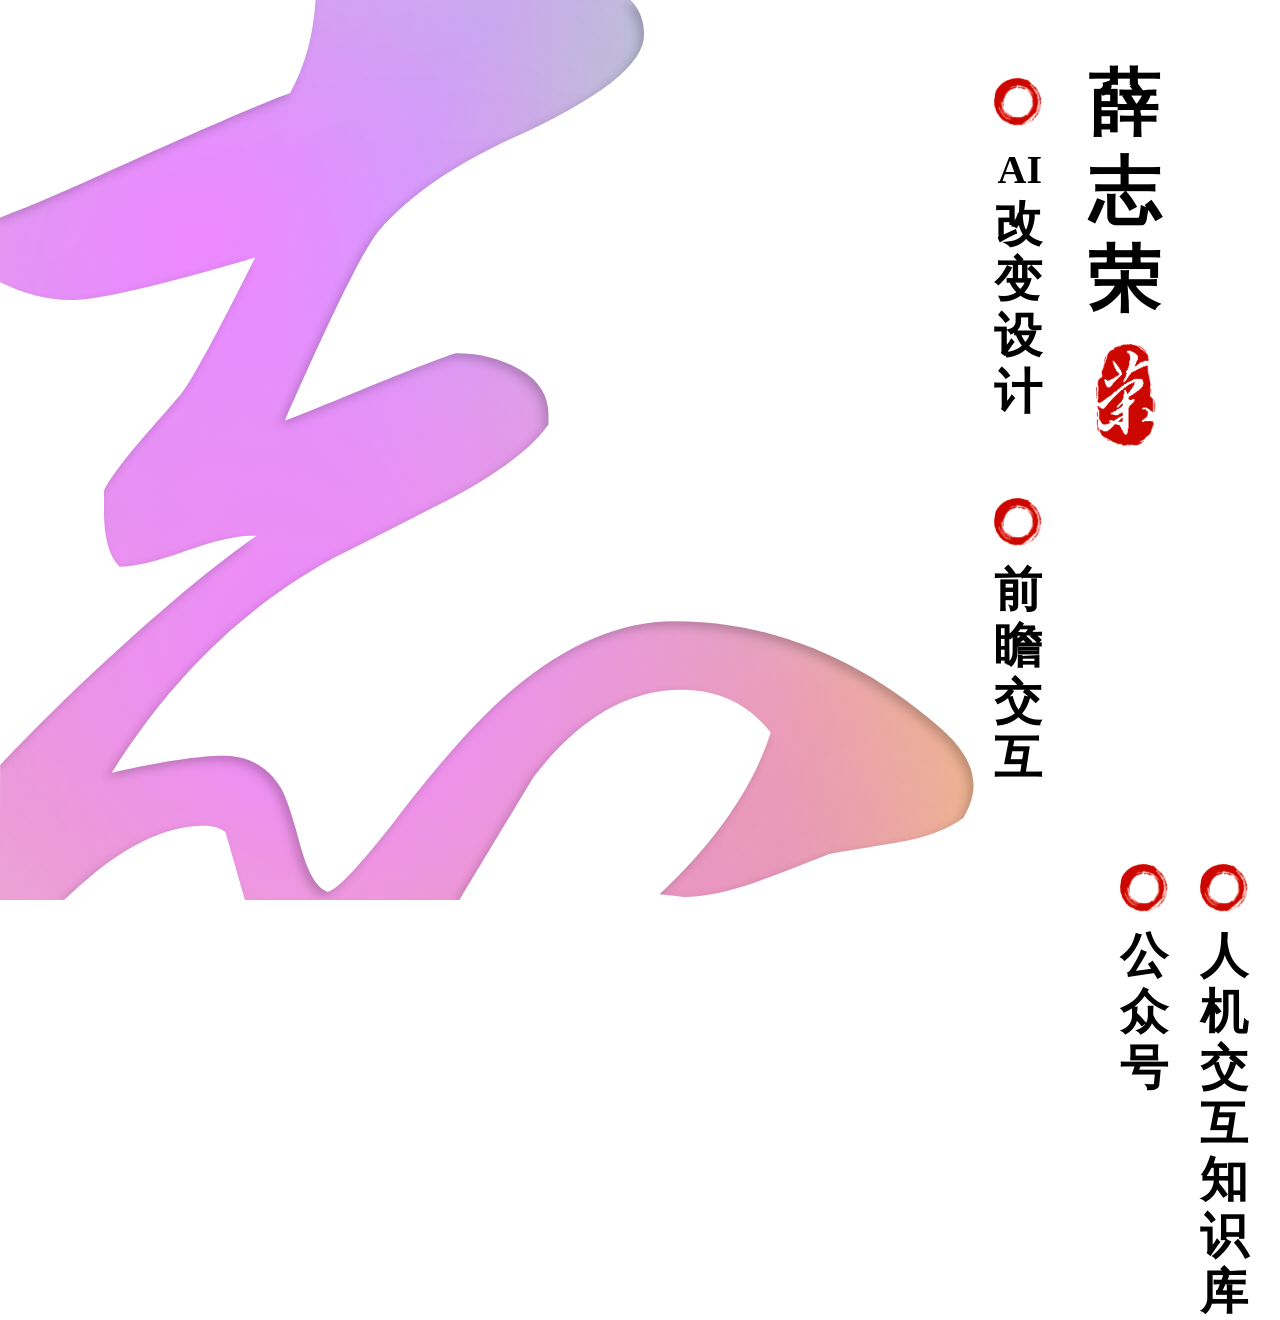
<file: index.html>
<!DOCTYPE html>
<html lang="en">
<head>
    <meta charset="UTF-8">
    <meta http-equiv="x-ua-compatible" content="IE=edge,chrome=1">
    <meta name="viewport" content="width=device-width, initial-scale=1,maximum-scale=1,user-scalable=0">
    <title>薛志荣个人网站</title>
    <link rel="stylesheet" href="style.css">
    <script type="module" src="app.js"></script>

</head>
<body>
<div id="content">
    <div id="left">
        <svg id="svg" width="1030px" height="942px" viewBox="0 0 1030 942" version="1.1" xmlns="http://www.w3.org/2000/svg" xmlns:xlink="http://www.w3.org/1999/xlink">
            <g id="page" stroke="none" stroke-width="1" fill="none" fill-rule="evenodd">
                <g id="svg1" fill="#FFFFFF" fill-rule="nonzero">
                    <g id="svg2" transform="translate(-0.155773, 0.000000)">
                        <path d="M1030.15577,0 L1030.15577,942 L481.044742,942.001118 C480.995118,942.083556 480.945565,942.165876 480.896084,942.248076 L256.506162,942.011579 L256.503,942 L481.044742,942.001118 C498.011672,913.814983 523.328633,871.757446 556.995624,815.828508 L558.021391,814.124464 C604.901367,752.696196 656.739024,721.982523 713.535918,721.982523 C752.302053,721.982523 783.404647,736.887688 806.844635,766.698465 C788.813875,823.609948 750.048323,880.068906 690.546814,936.077032 L690.546814,936.077032 L716.240519,938.787089 C736.975893,938.787089 762.669341,933.367029 793.321633,922.526747 C817.663159,913.493178 842.455082,904.008073 867.698146,894.071147 C870.078206,893.474932 881.294085,891.501485 901.345987,888.150772 L907.033762,887.202794 C916.222197,885.675043 927.000958,883.89941 939.370059,881.875891 C970.022351,876.455749 993.011225,867.873988 1008.33737,856.130348 C1015.54968,844.386709 1019.15577,833.094917 1019.15577,822.254635 C1019.15577,802.380784 1007.88672,782.507231 985.348267,762.633379 C899.702157,687.654759 806.394373,650.166011 705.422117,650.166011 C649.526761,650.166011 593.181481,674.104609 536.384587,721.982523 C502.126143,750.889943 461.557541,796.057109 414.677565,857.485377 C375.911431,907.170005 352.021032,932.463618 343.005652,933.366975 C332.187196,929.753548 323.171951,915.300054 315.959647,890.006062 C306.944267,855.678501 299.732071,833.998261 294.322843,824.964692 C280.799773,802.38077 260.515473,791.088979 233.469333,791.088979 C209.127806,791.088979 170.362254,796.96071 117.171512,808.70435 C179.377634,709.335093 256.908739,634.357597 349.767153,583.769612 C389.434825,563.895761 429.552665,543.570536 470.121875,522.793328 C521.509541,495.692622 556.218234,469.495666 574.248994,444.201673 L574.248994,444.201673 L574.248994,437.42653 C575.150532,415.745965 565.459143,399.034114 545.174538,387.290474 C524.889933,375.546835 502.577202,369.675103 478.235676,369.675103 C474.629524,369.675103 447.133028,380.063552 395.745362,400.84076 C338.948467,424.328039 306.493586,437.426517 298.379744,440.136587 C348.865872,325.410264 381.771516,259.01453 397.097662,240.947392 C428.651492,204.813117 475.080003,172.744429 536.384587,144.740366 C628.341463,103.18595 674.319211,67.052217 674.319211,36.3380832 C674.319211,21.8103986 669.588104,9.71393112 660.125814,0.0486012822 L660.125814,0.0486012822 L330.380767,0.0761683289 C328.34701,36.595359 319.483129,69.0078418 303.788945,97.3143674 C274.038191,108.15465 212.283764,134.803278 118.523812,177.261051 C73.2835603,198.144113 33.7757345,215.006473 0,227.848262 L0.155,227.789 L0.155,283.94 L0.187879112,295.520249 C25.5798581,307.744769 49.8201884,313.943069 72.9090848,314.115244 L73.897904,314.118933 C101.845582,314.118933 166.304582,299.213769 267.276839,269.402992 C228.510704,347.091683 202.817257,394.517207 190.195725,411.680988 C186.589573,416.197772 171.714419,433.361296 145.569817,463.172073 C125.735981,486.659351 113.5654,503.371203 109.05771,513.308128 L109.05771,513.308128 L109.05771,528.213442 C108.156172,559.830933 113.565319,581.511173 125.285313,593.254812 C140.611459,593.254812 163.374952,587.834752 193.576475,576.99447 C223.777998,566.154187 246.992254,560.734127 263.219938,560.734127 L263.219938,560.734127 L268.629139,560.734127 C215.438397,597.771759 148.274823,655.13406 67.1364028,732.822751 C42.0816965,757.203816 19.7952422,779.843135 0.277008333,800.740745 L0.277008333,800.740745 L0.155,862.867 L0.155773214,942 L67.2776845,941.999952 C81.9308531,928.214791 94.5051907,917.206996 105.00081,908.976461 C143.766944,879.165684 179.827923,864.26052 213.184829,864.26052 C223.101747,864.26052 230.764705,866.518878 236.173933,871.035662 C242.951379,894.543383 249.728766,918.201942 256.506162,942.011579 L256.503,942 L67.2776845,941.999952 C67.2616453,942.015042 67.2456036,942.030134 67.2295594,942.04523 L0,942 L0.155,862.867 L0.155,283.94 L0,227.848262 L0.155,227.789 L0.155773214,0 L1030.15577,0 Z" id="形状结合"></path>
                    </g>
                </g>
            </g>
        </svg>
    </div>
    <!--<img id="fish" src="fish.png">-->
    <div id="right">
        <div id="name">
            <h1>薛志荣</h1>
            <img id="yinzhang" src="yinzhang.png" >
        </div>
        <div class="item">
            <img src="mark.png" width="48px" height="48px">
            <a href="https://item.jd.com/12526634.html"><h3>AI</h3><h2>改变设计</h2></a>
        </div>
        <div class="item">
            <img src="mark.png" width="48px" height="48px">
            <h2><a href="https://item.jd.com/13592744.html">前瞻交互</a></h2>
        </div>
        <div class="item">
            <img src="mark.png" width="48px" height="48px">
            <h2><a href="https://www.hci.top">人机交互知识库</a></h2>
        </div>
        <div class="item">
            <img src="mark.png" width="48px" height="48px">
            <h2><a href="http://mp.weixin.qq.com/mp/homepage?__biz=MzAxOTI4OTg3Mg==&hid=3&sn=4752d25c80189551e3a9e5c9a21e4900&scene=18#wechat_redirect">公众号</a></h2>
        </div>
    </div>
</div>
</body>
</html>
</file>
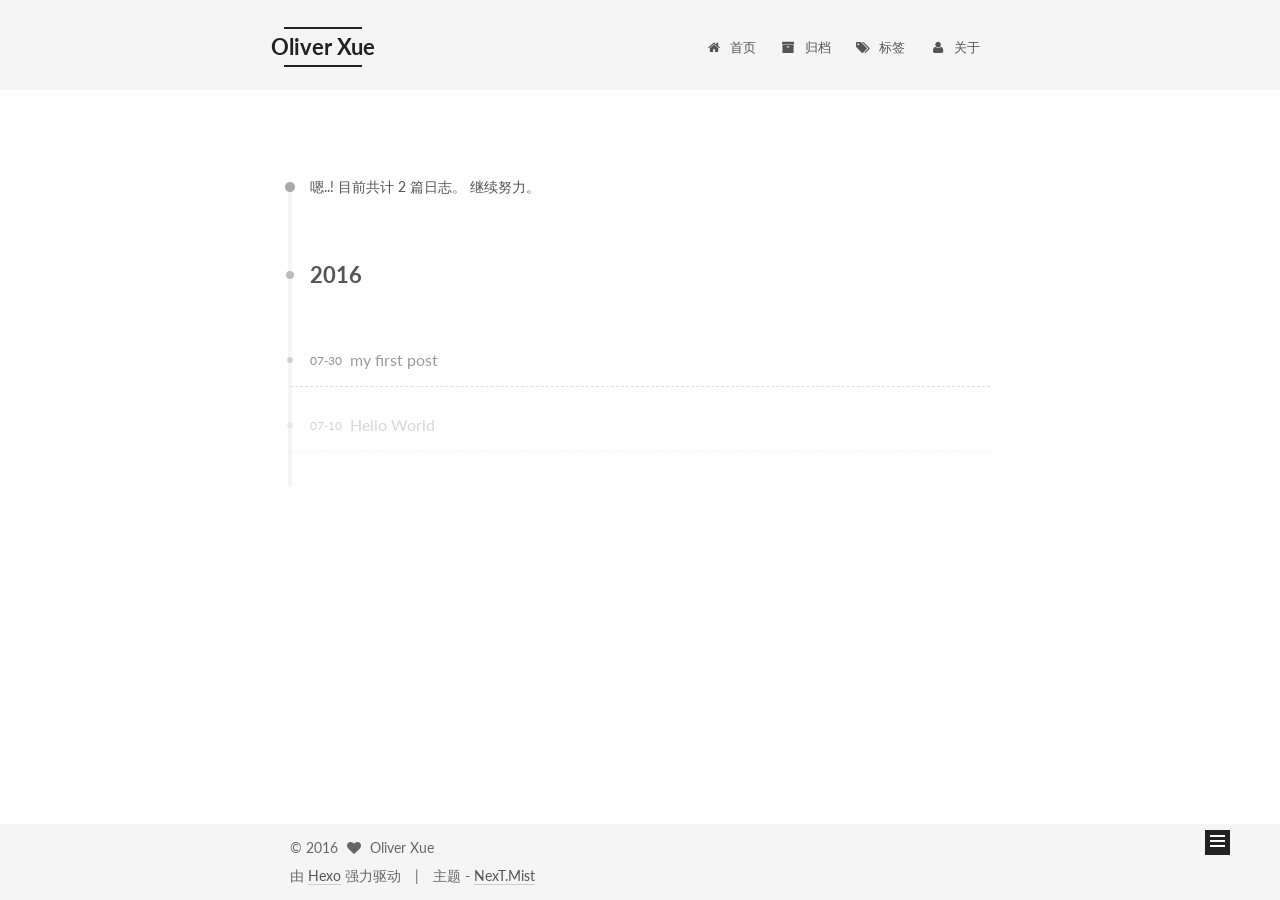
<file: archives/index.html>
<!doctype html>



  


<html class="theme-next mist use-motion">
<head>
  <meta charset="UTF-8"/>
<meta http-equiv="X-UA-Compatible" content="IE=edge,chrome=1" />
<meta name="viewport" content="width=device-width, initial-scale=1, maximum-scale=1"/>



<meta http-equiv="Cache-Control" content="no-transform" />
<meta http-equiv="Cache-Control" content="no-siteapp" />












  
  
  <link href="/vendors/fancybox/source/jquery.fancybox.css?v=2.1.5" rel="stylesheet" type="text/css" />




  
  
  
  

  
    
    
  

  

  

  

  

  
    
    
    <link href="//fonts.googleapis.com/css?family=Lato:300,300italic,400,400italic,700,700italic&subset=latin,latin-ext" rel="stylesheet" type="text/css">
  






<link href="/vendors/font-awesome/css/font-awesome.min.css?v=4.4.0" rel="stylesheet" type="text/css" />

<link href="/css/main.css?v=5.0.1" rel="stylesheet" type="text/css" />


  <meta name="keywords" content="薛志荣,xuezhirong,Oliver Xue,交互设计,用户体验,前端,User Experience,Interaction Design" />








  <link rel="shortcut icon" type="image/x-icon" href="/images/zhi.ico?v=5.0.1" />






<meta name="description" content="一个有梦想的设计师和独立开发者">
<meta property="og:type" content="website">
<meta property="og:title" content="Oliver Xue">
<meta property="og:url" content="http://yoursite.com/archives/index.html">
<meta property="og:site_name" content="Oliver Xue">
<meta property="og:description" content="一个有梦想的设计师和独立开发者">
<meta name="twitter:card" content="summary">
<meta name="twitter:title" content="Oliver Xue">
<meta name="twitter:description" content="一个有梦想的设计师和独立开发者">



<script type="text/javascript" id="hexo.configuration">
  var NexT = window.NexT || {};
  var CONFIG = {
    scheme: 'Mist',
    sidebar: {"position":"right","display":"hide"},
    fancybox: true,
    motion: true,
    duoshuo: {
      userId: 0,
      author: '博主'
    }
  };
</script>




  <link rel="canonical" href="http://yoursite.com/archives/"/>

  <title> 归档 | Oliver Xue </title>
</head>

<body itemscope itemtype="http://schema.org/WebPage" lang="zh-Hans">

  










  
  
    
  

  <div class="container one-collumn sidebar-position-right  page-archive  ">
    <div class="headband"></div>

    <header id="header" class="header" itemscope itemtype="http://schema.org/WPHeader">
      <div class="header-inner"><div class="site-meta ">
  

  <div class="custom-logo-site-title">
    <a href="/"  class="brand" rel="start">
      <span class="logo-line-before"><i></i></span>
      <span class="site-title">Oliver Xue</span>
      <span class="logo-line-after"><i></i></span>
    </a>
  </div>
  <p class="site-subtitle"></p>
</div>

<div class="site-nav-toggle">
  <button>
    <span class="btn-bar"></span>
    <span class="btn-bar"></span>
    <span class="btn-bar"></span>
  </button>
</div>

<nav class="site-nav">
  

  
    <ul id="menu" class="menu">
      
        
        <li class="menu-item menu-item-home">
          <a href="/" rel="section">
            
              <i class="menu-item-icon fa fa-fw fa-home"></i> <br />
            
            首页
          </a>
        </li>
      
        
        <li class="menu-item menu-item-archives">
          <a href="/archives" rel="section">
            
              <i class="menu-item-icon fa fa-fw fa-archive"></i> <br />
            
            归档
          </a>
        </li>
      
        
        <li class="menu-item menu-item-tags">
          <a href="/tags" rel="section">
            
              <i class="menu-item-icon fa fa-fw fa-tags"></i> <br />
            
            标签
          </a>
        </li>
      
        
        <li class="menu-item menu-item-about">
          <a href="/about" rel="section">
            
              <i class="menu-item-icon fa fa-fw fa-user"></i> <br />
            
            关于
          </a>
        </li>
      

      
    </ul>
  

  
</nav>

 </div>
    </header>

    <main id="main" class="main">
      <div class="main-inner">
        <div class="content-wrap">
          <div id="content" class="content">
            

  <section id="posts" class="posts-collapse">
    <span class="archive-move-on"></span>

    <span class="archive-page-counter">
      
      
      
        
      
      嗯..! 目前共计 2 篇日志。 继续努力。
    </span>

    

      
      
      

      
        
        <div class="collection-title">
          <h2 class="archive-year motion-element" id="archive-year-2016">2016</h2>
        </div>
      
      

      

  <article class="post post-type-normal" itemscope itemtype="http://schema.org/Article">
    <header class="post-header">

      <h1 class="post-title">
        
            <a class="post-title-link" href="/2016/07/30/my-first-post/" itemprop="url">
              
                <span itemprop="name">my first post</span>
              
            </a>
        
      </h1>

      <div class="post-meta">
        <time class="post-time" itemprop="dateCreated"
              datetime="2016-07-30T10:38:46+08:00"
              content="2016-07-30" >
          07-30
        </time>
      </div>

    </header>
  </article>



    

      
      
      

      
      

      

  <article class="post post-type-normal" itemscope itemtype="http://schema.org/Article">
    <header class="post-header">

      <h1 class="post-title">
        
            <a class="post-title-link" href="/2016/07/10/hello-world/" itemprop="url">
              
                <span itemprop="name">Hello World</span>
              
            </a>
        
      </h1>

      <div class="post-meta">
        <time class="post-time" itemprop="dateCreated"
              datetime="2016-07-10T11:39:08+08:00"
              content="2016-07-10" >
          07-10
        </time>
      </div>

    </header>
  </article>



    

  </section>

  



          </div>
          


          

        </div>
        
          
  
  <div class="sidebar-toggle">
    <div class="sidebar-toggle-line-wrap">
      <span class="sidebar-toggle-line sidebar-toggle-line-first"></span>
      <span class="sidebar-toggle-line sidebar-toggle-line-middle"></span>
      <span class="sidebar-toggle-line sidebar-toggle-line-last"></span>
    </div>
  </div>

  <aside id="sidebar" class="sidebar">
    <div class="sidebar-inner">

      

      

      <section class="site-overview sidebar-panel  sidebar-panel-active ">
        <div class="site-author motion-element" itemprop="author" itemscope itemtype="http://schema.org/Person">
          <img class="site-author-image" itemprop="image"
               src="/images/logo.png"
               alt="Oliver Xue" />
          <p class="site-author-name" itemprop="name">Oliver Xue</p>
          <p class="site-description motion-element" itemprop="description">一个有梦想的设计师和独立开发者</p>
        </div>
        <nav class="site-state motion-element">
          <div class="site-state-item site-state-posts">
            <a href="/archives">
              <span class="site-state-item-count">2</span>
              <span class="site-state-item-name">日志</span>
            </a>
          </div>

          

          

        </nav>

        

        <div class="links-of-author motion-element">
          
            
              <span class="links-of-author-item">
                <a href="http://weibo.com/xue160709/" target="_blank" title="微博">
                  
                    <i class="fa fa-fw fa-weibo"></i>
                  
                  微博
                </a>
              </span>
            
          
        </div>

        
        

        
        
          <div class="links-of-blogroll motion-element links-of-blogroll-inline">
            <div class="links-of-blogroll-title">
              <i class="fa  fa-fw fa-globe"></i>
              Links
            </div>
            <ul class="links-of-blogroll-list">
              
                <li class="links-of-blogroll-item">
                  <a href="http://macshuo.com/" title="MacTalk" target="_blank">MacTalk</a>
                </li>
              
                <li class="links-of-blogroll-item">
                  <a href="http://example.com/" title="Title" target="_blank">Title</a>
                </li>
              
            </ul>
          </div>
        

      </section>

      

    </div>
  </aside>


        
      </div>
    </main>

    <footer id="footer" class="footer">
      <div class="footer-inner">
        <div class="copyright" >
  
  &copy; 
  <span itemprop="copyrightYear">2016</span>
  <span class="with-love">
    <i class="fa fa-heart"></i>
  </span>
  <span class="author" itemprop="copyrightHolder">Oliver Xue</span>
</div>

<div class="powered-by">
  由 <a class="theme-link" href="https://hexo.io">Hexo</a> 强力驱动
</div>

<div class="theme-info">
  主题 -
  <a class="theme-link" href="https://github.com/iissnan/hexo-theme-next">
    NexT.Mist
  </a>
</div>

        

        
      </div>
    </footer>

    <div class="back-to-top">
      <i class="fa fa-arrow-up"></i>
    </div>
  </div>

  

<script type="text/javascript">
  if (Object.prototype.toString.call(window.Promise) !== '[object Function]') {
    window.Promise = null;
  }
</script>









  



  
  <script type="text/javascript" src="/vendors/jquery/index.js?v=2.1.3"></script>

  
  <script type="text/javascript" src="/vendors/fastclick/lib/fastclick.min.js?v=1.0.6"></script>

  
  <script type="text/javascript" src="/vendors/jquery_lazyload/jquery.lazyload.js?v=1.9.7"></script>

  
  <script type="text/javascript" src="/vendors/velocity/velocity.min.js?v=1.2.1"></script>

  
  <script type="text/javascript" src="/vendors/velocity/velocity.ui.min.js?v=1.2.1"></script>

  
  <script type="text/javascript" src="/vendors/fancybox/source/jquery.fancybox.pack.js?v=2.1.5"></script>


  


  <script type="text/javascript" src="/js/src/utils.js?v=5.0.1"></script>

  <script type="text/javascript" src="/js/src/motion.js?v=5.0.1"></script>



  
  

  
  
    <script type="text/javascript" id="motion.page.archive">
      $('.archive-year').velocity('transition.slideLeftIn');
    </script>
  


  


  <script type="text/javascript" src="/js/src/bootstrap.js?v=5.0.1"></script>



  



  




  
  

  

  

  

</body>
</html>
</file>
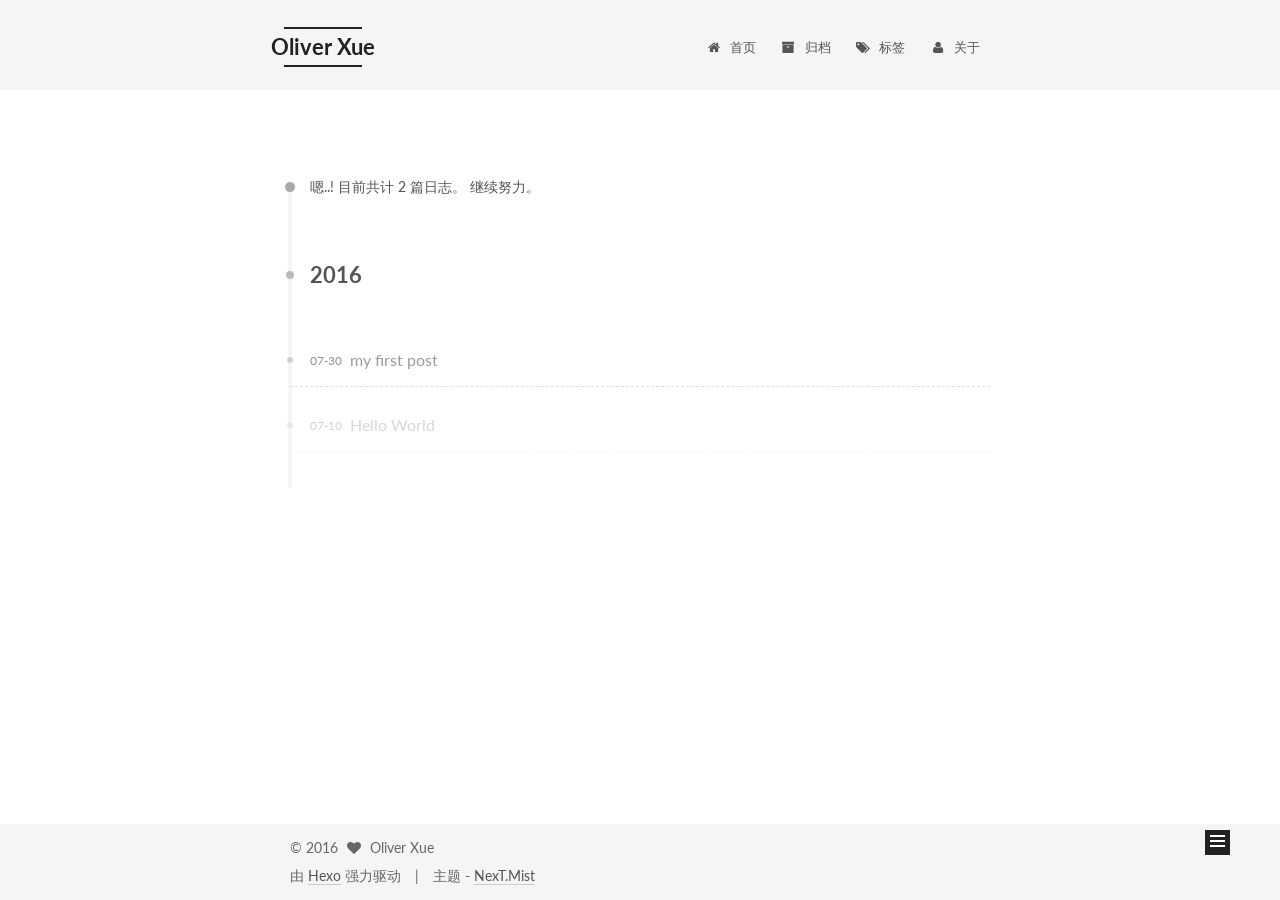
<file: archives/2016/index.html>
<!doctype html>



  


<html class="theme-next mist use-motion">
<head>
  <meta charset="UTF-8"/>
<meta http-equiv="X-UA-Compatible" content="IE=edge,chrome=1" />
<meta name="viewport" content="width=device-width, initial-scale=1, maximum-scale=1"/>



<meta http-equiv="Cache-Control" content="no-transform" />
<meta http-equiv="Cache-Control" content="no-siteapp" />












  
  
  <link href="/vendors/fancybox/source/jquery.fancybox.css?v=2.1.5" rel="stylesheet" type="text/css" />




  
  
  
  

  
    
    
  

  

  

  

  

  
    
    
    <link href="//fonts.googleapis.com/css?family=Lato:300,300italic,400,400italic,700,700italic&subset=latin,latin-ext" rel="stylesheet" type="text/css">
  






<link href="/vendors/font-awesome/css/font-awesome.min.css?v=4.4.0" rel="stylesheet" type="text/css" />

<link href="/css/main.css?v=5.0.1" rel="stylesheet" type="text/css" />


  <meta name="keywords" content="薛志荣,xuezhirong,Oliver Xue,交互设计,用户体验,前端,User Experience,Interaction Design" />








  <link rel="shortcut icon" type="image/x-icon" href="/images/zhi.ico?v=5.0.1" />






<meta name="description" content="一个有梦想的设计师和独立开发者">
<meta property="og:type" content="website">
<meta property="og:title" content="Oliver Xue">
<meta property="og:url" content="http://yoursite.com/archives/2016/index.html">
<meta property="og:site_name" content="Oliver Xue">
<meta property="og:description" content="一个有梦想的设计师和独立开发者">
<meta name="twitter:card" content="summary">
<meta name="twitter:title" content="Oliver Xue">
<meta name="twitter:description" content="一个有梦想的设计师和独立开发者">



<script type="text/javascript" id="hexo.configuration">
  var NexT = window.NexT || {};
  var CONFIG = {
    scheme: 'Mist',
    sidebar: {"position":"right","display":"hide"},
    fancybox: true,
    motion: true,
    duoshuo: {
      userId: 0,
      author: '博主'
    }
  };
</script>




  <link rel="canonical" href="http://yoursite.com/archives/2016/"/>

  <title> 归档 | Oliver Xue </title>
</head>

<body itemscope itemtype="http://schema.org/WebPage" lang="zh-Hans">

  










  
  
    
  

  <div class="container one-collumn sidebar-position-right  page-archive  ">
    <div class="headband"></div>

    <header id="header" class="header" itemscope itemtype="http://schema.org/WPHeader">
      <div class="header-inner"><div class="site-meta ">
  

  <div class="custom-logo-site-title">
    <a href="/"  class="brand" rel="start">
      <span class="logo-line-before"><i></i></span>
      <span class="site-title">Oliver Xue</span>
      <span class="logo-line-after"><i></i></span>
    </a>
  </div>
  <p class="site-subtitle"></p>
</div>

<div class="site-nav-toggle">
  <button>
    <span class="btn-bar"></span>
    <span class="btn-bar"></span>
    <span class="btn-bar"></span>
  </button>
</div>

<nav class="site-nav">
  

  
    <ul id="menu" class="menu">
      
        
        <li class="menu-item menu-item-home">
          <a href="/" rel="section">
            
              <i class="menu-item-icon fa fa-fw fa-home"></i> <br />
            
            首页
          </a>
        </li>
      
        
        <li class="menu-item menu-item-archives">
          <a href="/archives" rel="section">
            
              <i class="menu-item-icon fa fa-fw fa-archive"></i> <br />
            
            归档
          </a>
        </li>
      
        
        <li class="menu-item menu-item-tags">
          <a href="/tags" rel="section">
            
              <i class="menu-item-icon fa fa-fw fa-tags"></i> <br />
            
            标签
          </a>
        </li>
      
        
        <li class="menu-item menu-item-about">
          <a href="/about" rel="section">
            
              <i class="menu-item-icon fa fa-fw fa-user"></i> <br />
            
            关于
          </a>
        </li>
      

      
    </ul>
  

  
</nav>

 </div>
    </header>

    <main id="main" class="main">
      <div class="main-inner">
        <div class="content-wrap">
          <div id="content" class="content">
            

  <section id="posts" class="posts-collapse">
    <span class="archive-move-on"></span>

    <span class="archive-page-counter">
      
      
      
        
      
      嗯..! 目前共计 2 篇日志。 继续努力。
    </span>

    

      
      
      

      
        
        <div class="collection-title">
          <h2 class="archive-year motion-element" id="archive-year-2016">2016</h2>
        </div>
      
      

      

  <article class="post post-type-normal" itemscope itemtype="http://schema.org/Article">
    <header class="post-header">

      <h1 class="post-title">
        
            <a class="post-title-link" href="/2016/07/30/my-first-post/" itemprop="url">
              
                <span itemprop="name">my first post</span>
              
            </a>
        
      </h1>

      <div class="post-meta">
        <time class="post-time" itemprop="dateCreated"
              datetime="2016-07-30T10:38:46+08:00"
              content="2016-07-30" >
          07-30
        </time>
      </div>

    </header>
  </article>



    

      
      
      

      
      

      

  <article class="post post-type-normal" itemscope itemtype="http://schema.org/Article">
    <header class="post-header">

      <h1 class="post-title">
        
            <a class="post-title-link" href="/2016/07/10/hello-world/" itemprop="url">
              
                <span itemprop="name">Hello World</span>
              
            </a>
        
      </h1>

      <div class="post-meta">
        <time class="post-time" itemprop="dateCreated"
              datetime="2016-07-10T11:39:08+08:00"
              content="2016-07-10" >
          07-10
        </time>
      </div>

    </header>
  </article>



    

  </section>

  



          </div>
          


          

        </div>
        
          
  
  <div class="sidebar-toggle">
    <div class="sidebar-toggle-line-wrap">
      <span class="sidebar-toggle-line sidebar-toggle-line-first"></span>
      <span class="sidebar-toggle-line sidebar-toggle-line-middle"></span>
      <span class="sidebar-toggle-line sidebar-toggle-line-last"></span>
    </div>
  </div>

  <aside id="sidebar" class="sidebar">
    <div class="sidebar-inner">

      

      

      <section class="site-overview sidebar-panel  sidebar-panel-active ">
        <div class="site-author motion-element" itemprop="author" itemscope itemtype="http://schema.org/Person">
          <img class="site-author-image" itemprop="image"
               src="/images/logo.png"
               alt="Oliver Xue" />
          <p class="site-author-name" itemprop="name">Oliver Xue</p>
          <p class="site-description motion-element" itemprop="description">一个有梦想的设计师和独立开发者</p>
        </div>
        <nav class="site-state motion-element">
          <div class="site-state-item site-state-posts">
            <a href="/archives">
              <span class="site-state-item-count">2</span>
              <span class="site-state-item-name">日志</span>
            </a>
          </div>

          

          

        </nav>

        

        <div class="links-of-author motion-element">
          
            
              <span class="links-of-author-item">
                <a href="http://weibo.com/xue160709/" target="_blank" title="微博">
                  
                    <i class="fa fa-fw fa-weibo"></i>
                  
                  微博
                </a>
              </span>
            
          
        </div>

        
        

        
        
          <div class="links-of-blogroll motion-element links-of-blogroll-inline">
            <div class="links-of-blogroll-title">
              <i class="fa  fa-fw fa-globe"></i>
              Links
            </div>
            <ul class="links-of-blogroll-list">
              
                <li class="links-of-blogroll-item">
                  <a href="http://macshuo.com/" title="MacTalk" target="_blank">MacTalk</a>
                </li>
              
                <li class="links-of-blogroll-item">
                  <a href="http://example.com/" title="Title" target="_blank">Title</a>
                </li>
              
            </ul>
          </div>
        

      </section>

      

    </div>
  </aside>


        
      </div>
    </main>

    <footer id="footer" class="footer">
      <div class="footer-inner">
        <div class="copyright" >
  
  &copy; 
  <span itemprop="copyrightYear">2016</span>
  <span class="with-love">
    <i class="fa fa-heart"></i>
  </span>
  <span class="author" itemprop="copyrightHolder">Oliver Xue</span>
</div>

<div class="powered-by">
  由 <a class="theme-link" href="https://hexo.io">Hexo</a> 强力驱动
</div>

<div class="theme-info">
  主题 -
  <a class="theme-link" href="https://github.com/iissnan/hexo-theme-next">
    NexT.Mist
  </a>
</div>

        

        
      </div>
    </footer>

    <div class="back-to-top">
      <i class="fa fa-arrow-up"></i>
    </div>
  </div>

  

<script type="text/javascript">
  if (Object.prototype.toString.call(window.Promise) !== '[object Function]') {
    window.Promise = null;
  }
</script>









  



  
  <script type="text/javascript" src="/vendors/jquery/index.js?v=2.1.3"></script>

  
  <script type="text/javascript" src="/vendors/fastclick/lib/fastclick.min.js?v=1.0.6"></script>

  
  <script type="text/javascript" src="/vendors/jquery_lazyload/jquery.lazyload.js?v=1.9.7"></script>

  
  <script type="text/javascript" src="/vendors/velocity/velocity.min.js?v=1.2.1"></script>

  
  <script type="text/javascript" src="/vendors/velocity/velocity.ui.min.js?v=1.2.1"></script>

  
  <script type="text/javascript" src="/vendors/fancybox/source/jquery.fancybox.pack.js?v=2.1.5"></script>


  


  <script type="text/javascript" src="/js/src/utils.js?v=5.0.1"></script>

  <script type="text/javascript" src="/js/src/motion.js?v=5.0.1"></script>



  
  

  
  
    <script type="text/javascript" id="motion.page.archive">
      $('.archive-year').velocity('transition.slideLeftIn');
    </script>
  


  


  <script type="text/javascript" src="/js/src/bootstrap.js?v=5.0.1"></script>



  



  




  
  

  

  

  

</body>
</html>
</file>
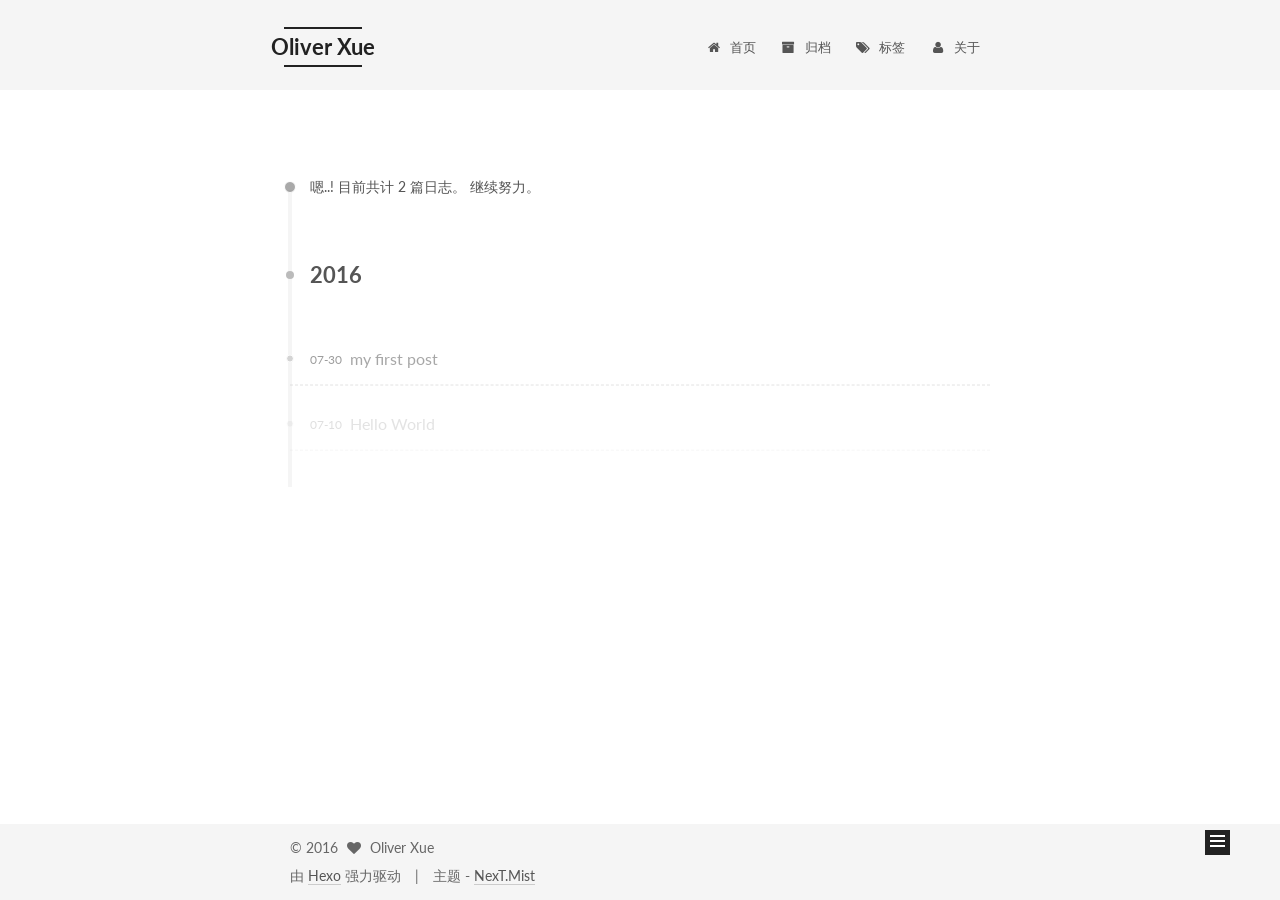
<file: archives/2016/07/index.html>
<!doctype html>



  


<html class="theme-next mist use-motion">
<head>
  <meta charset="UTF-8"/>
<meta http-equiv="X-UA-Compatible" content="IE=edge,chrome=1" />
<meta name="viewport" content="width=device-width, initial-scale=1, maximum-scale=1"/>



<meta http-equiv="Cache-Control" content="no-transform" />
<meta http-equiv="Cache-Control" content="no-siteapp" />












  
  
  <link href="/vendors/fancybox/source/jquery.fancybox.css?v=2.1.5" rel="stylesheet" type="text/css" />




  
  
  
  

  
    
    
  

  

  

  

  

  
    
    
    <link href="//fonts.googleapis.com/css?family=Lato:300,300italic,400,400italic,700,700italic&subset=latin,latin-ext" rel="stylesheet" type="text/css">
  






<link href="/vendors/font-awesome/css/font-awesome.min.css?v=4.4.0" rel="stylesheet" type="text/css" />

<link href="/css/main.css?v=5.0.1" rel="stylesheet" type="text/css" />


  <meta name="keywords" content="薛志荣,xuezhirong,Oliver Xue,交互设计,用户体验,前端,User Experience,Interaction Design" />








  <link rel="shortcut icon" type="image/x-icon" href="/images/zhi.ico?v=5.0.1" />






<meta name="description" content="一个有梦想的设计师和独立开发者">
<meta property="og:type" content="website">
<meta property="og:title" content="Oliver Xue">
<meta property="og:url" content="http://yoursite.com/archives/2016/07/index.html">
<meta property="og:site_name" content="Oliver Xue">
<meta property="og:description" content="一个有梦想的设计师和独立开发者">
<meta name="twitter:card" content="summary">
<meta name="twitter:title" content="Oliver Xue">
<meta name="twitter:description" content="一个有梦想的设计师和独立开发者">



<script type="text/javascript" id="hexo.configuration">
  var NexT = window.NexT || {};
  var CONFIG = {
    scheme: 'Mist',
    sidebar: {"position":"right","display":"hide"},
    fancybox: true,
    motion: true,
    duoshuo: {
      userId: 0,
      author: '博主'
    }
  };
</script>




  <link rel="canonical" href="http://yoursite.com/archives/2016/07/"/>

  <title> 归档 | Oliver Xue </title>
</head>

<body itemscope itemtype="http://schema.org/WebPage" lang="zh-Hans">

  










  
  
    
  

  <div class="container one-collumn sidebar-position-right  page-archive  ">
    <div class="headband"></div>

    <header id="header" class="header" itemscope itemtype="http://schema.org/WPHeader">
      <div class="header-inner"><div class="site-meta ">
  

  <div class="custom-logo-site-title">
    <a href="/"  class="brand" rel="start">
      <span class="logo-line-before"><i></i></span>
      <span class="site-title">Oliver Xue</span>
      <span class="logo-line-after"><i></i></span>
    </a>
  </div>
  <p class="site-subtitle"></p>
</div>

<div class="site-nav-toggle">
  <button>
    <span class="btn-bar"></span>
    <span class="btn-bar"></span>
    <span class="btn-bar"></span>
  </button>
</div>

<nav class="site-nav">
  

  
    <ul id="menu" class="menu">
      
        
        <li class="menu-item menu-item-home">
          <a href="/" rel="section">
            
              <i class="menu-item-icon fa fa-fw fa-home"></i> <br />
            
            首页
          </a>
        </li>
      
        
        <li class="menu-item menu-item-archives">
          <a href="/archives" rel="section">
            
              <i class="menu-item-icon fa fa-fw fa-archive"></i> <br />
            
            归档
          </a>
        </li>
      
        
        <li class="menu-item menu-item-tags">
          <a href="/tags" rel="section">
            
              <i class="menu-item-icon fa fa-fw fa-tags"></i> <br />
            
            标签
          </a>
        </li>
      
        
        <li class="menu-item menu-item-about">
          <a href="/about" rel="section">
            
              <i class="menu-item-icon fa fa-fw fa-user"></i> <br />
            
            关于
          </a>
        </li>
      

      
    </ul>
  

  
</nav>

 </div>
    </header>

    <main id="main" class="main">
      <div class="main-inner">
        <div class="content-wrap">
          <div id="content" class="content">
            

  <section id="posts" class="posts-collapse">
    <span class="archive-move-on"></span>

    <span class="archive-page-counter">
      
      
      
        
      
      嗯..! 目前共计 2 篇日志。 继续努力。
    </span>

    

      
      
      

      
        
        <div class="collection-title">
          <h2 class="archive-year motion-element" id="archive-year-2016">2016</h2>
        </div>
      
      

      

  <article class="post post-type-normal" itemscope itemtype="http://schema.org/Article">
    <header class="post-header">

      <h1 class="post-title">
        
            <a class="post-title-link" href="/2016/07/30/my-first-post/" itemprop="url">
              
                <span itemprop="name">my first post</span>
              
            </a>
        
      </h1>

      <div class="post-meta">
        <time class="post-time" itemprop="dateCreated"
              datetime="2016-07-30T10:38:46+08:00"
              content="2016-07-30" >
          07-30
        </time>
      </div>

    </header>
  </article>



    

      
      
      

      
      

      

  <article class="post post-type-normal" itemscope itemtype="http://schema.org/Article">
    <header class="post-header">

      <h1 class="post-title">
        
            <a class="post-title-link" href="/2016/07/10/hello-world/" itemprop="url">
              
                <span itemprop="name">Hello World</span>
              
            </a>
        
      </h1>

      <div class="post-meta">
        <time class="post-time" itemprop="dateCreated"
              datetime="2016-07-10T11:39:08+08:00"
              content="2016-07-10" >
          07-10
        </time>
      </div>

    </header>
  </article>



    

  </section>

  



          </div>
          


          

        </div>
        
          
  
  <div class="sidebar-toggle">
    <div class="sidebar-toggle-line-wrap">
      <span class="sidebar-toggle-line sidebar-toggle-line-first"></span>
      <span class="sidebar-toggle-line sidebar-toggle-line-middle"></span>
      <span class="sidebar-toggle-line sidebar-toggle-line-last"></span>
    </div>
  </div>

  <aside id="sidebar" class="sidebar">
    <div class="sidebar-inner">

      

      

      <section class="site-overview sidebar-panel  sidebar-panel-active ">
        <div class="site-author motion-element" itemprop="author" itemscope itemtype="http://schema.org/Person">
          <img class="site-author-image" itemprop="image"
               src="/images/logo.png"
               alt="Oliver Xue" />
          <p class="site-author-name" itemprop="name">Oliver Xue</p>
          <p class="site-description motion-element" itemprop="description">一个有梦想的设计师和独立开发者</p>
        </div>
        <nav class="site-state motion-element">
          <div class="site-state-item site-state-posts">
            <a href="/archives">
              <span class="site-state-item-count">2</span>
              <span class="site-state-item-name">日志</span>
            </a>
          </div>

          

          

        </nav>

        

        <div class="links-of-author motion-element">
          
            
              <span class="links-of-author-item">
                <a href="http://weibo.com/xue160709/" target="_blank" title="微博">
                  
                    <i class="fa fa-fw fa-weibo"></i>
                  
                  微博
                </a>
              </span>
            
          
        </div>

        
        

        
        
          <div class="links-of-blogroll motion-element links-of-blogroll-inline">
            <div class="links-of-blogroll-title">
              <i class="fa  fa-fw fa-globe"></i>
              Links
            </div>
            <ul class="links-of-blogroll-list">
              
                <li class="links-of-blogroll-item">
                  <a href="http://macshuo.com/" title="MacTalk" target="_blank">MacTalk</a>
                </li>
              
                <li class="links-of-blogroll-item">
                  <a href="http://example.com/" title="Title" target="_blank">Title</a>
                </li>
              
            </ul>
          </div>
        

      </section>

      

    </div>
  </aside>


        
      </div>
    </main>

    <footer id="footer" class="footer">
      <div class="footer-inner">
        <div class="copyright" >
  
  &copy; 
  <span itemprop="copyrightYear">2016</span>
  <span class="with-love">
    <i class="fa fa-heart"></i>
  </span>
  <span class="author" itemprop="copyrightHolder">Oliver Xue</span>
</div>

<div class="powered-by">
  由 <a class="theme-link" href="https://hexo.io">Hexo</a> 强力驱动
</div>

<div class="theme-info">
  主题 -
  <a class="theme-link" href="https://github.com/iissnan/hexo-theme-next">
    NexT.Mist
  </a>
</div>

        

        
      </div>
    </footer>

    <div class="back-to-top">
      <i class="fa fa-arrow-up"></i>
    </div>
  </div>

  

<script type="text/javascript">
  if (Object.prototype.toString.call(window.Promise) !== '[object Function]') {
    window.Promise = null;
  }
</script>









  



  
  <script type="text/javascript" src="/vendors/jquery/index.js?v=2.1.3"></script>

  
  <script type="text/javascript" src="/vendors/fastclick/lib/fastclick.min.js?v=1.0.6"></script>

  
  <script type="text/javascript" src="/vendors/jquery_lazyload/jquery.lazyload.js?v=1.9.7"></script>

  
  <script type="text/javascript" src="/vendors/velocity/velocity.min.js?v=1.2.1"></script>

  
  <script type="text/javascript" src="/vendors/velocity/velocity.ui.min.js?v=1.2.1"></script>

  
  <script type="text/javascript" src="/vendors/fancybox/source/jquery.fancybox.pack.js?v=2.1.5"></script>


  


  <script type="text/javascript" src="/js/src/utils.js?v=5.0.1"></script>

  <script type="text/javascript" src="/js/src/motion.js?v=5.0.1"></script>



  
  

  
  
    <script type="text/javascript" id="motion.page.archive">
      $('.archive-year').velocity('transition.slideLeftIn');
    </script>
  


  


  <script type="text/javascript" src="/js/src/bootstrap.js?v=5.0.1"></script>



  



  




  
  

  

  

  

</body>
</html>
</file>
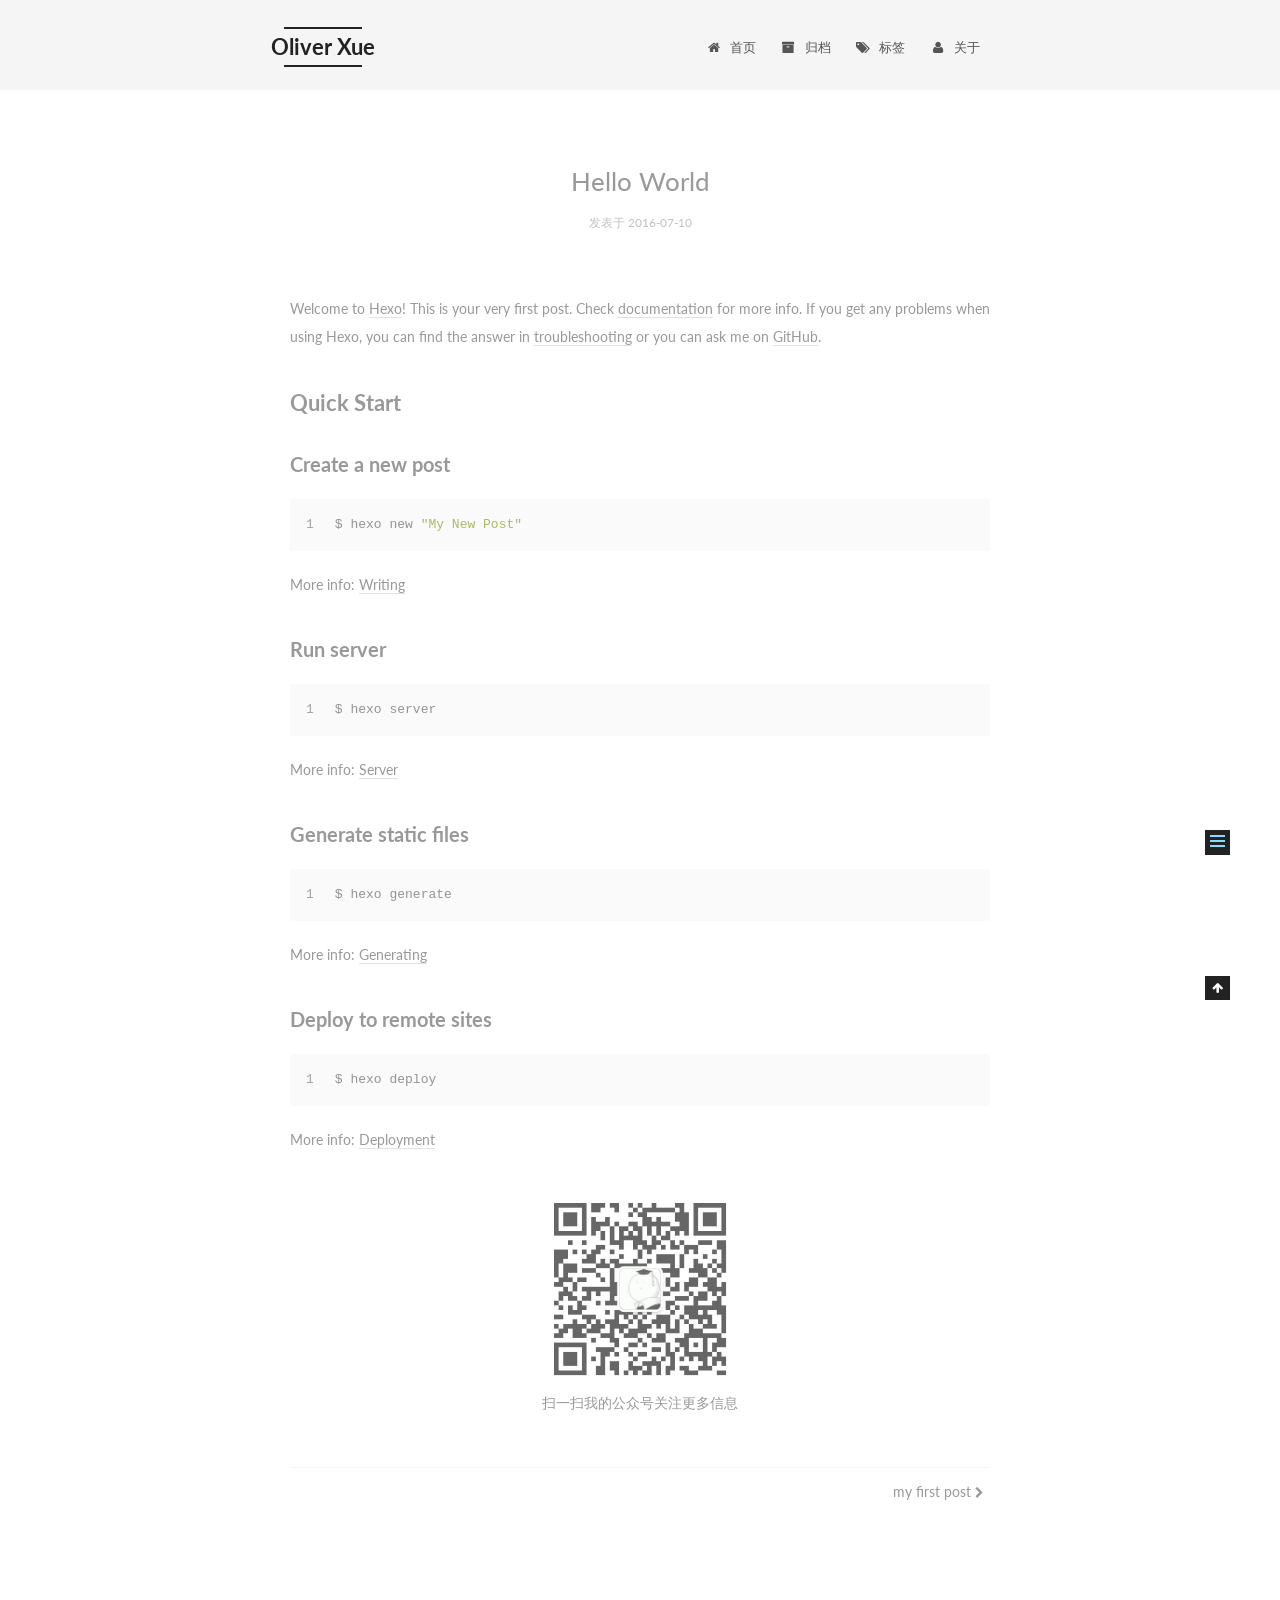
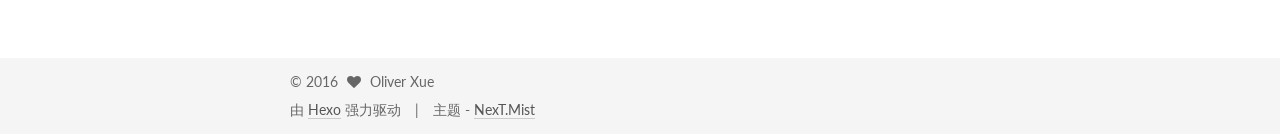
<file: 2016/07/10/hello-world/index.html>
<!doctype html>



  


<html class="theme-next mist use-motion">
<head>
  <meta charset="UTF-8"/>
<meta http-equiv="X-UA-Compatible" content="IE=edge,chrome=1" />
<meta name="viewport" content="width=device-width, initial-scale=1, maximum-scale=1"/>



<meta http-equiv="Cache-Control" content="no-transform" />
<meta http-equiv="Cache-Control" content="no-siteapp" />












  
  
  <link href="/vendors/fancybox/source/jquery.fancybox.css?v=2.1.5" rel="stylesheet" type="text/css" />




  
  
  
  

  
    
    
  

  

  

  

  

  
    
    
    <link href="//fonts.googleapis.com/css?family=Lato:300,300italic,400,400italic,700,700italic&subset=latin,latin-ext" rel="stylesheet" type="text/css">
  






<link href="/vendors/font-awesome/css/font-awesome.min.css?v=4.4.0" rel="stylesheet" type="text/css" />

<link href="/css/main.css?v=5.0.1" rel="stylesheet" type="text/css" />


  <meta name="keywords" content="薛志荣,xuezhirong,Oliver Xue,交互设计,用户体验,前端,User Experience,Interaction Design" />








  <link rel="shortcut icon" type="image/x-icon" href="/images/zhi.ico?v=5.0.1" />






<meta name="description" content="Welcome to Hexo! This is your very first post. Check documentation for more info. If you get any problems when using Hexo, you can find the answer in troubleshooting or you can ask me on GitHub.
Quick">
<meta property="og:type" content="article">
<meta property="og:title" content="Hello World">
<meta property="og:url" content="http://yoursite.com/2016/07/10/hello-world/index.html">
<meta property="og:site_name" content="Oliver Xue">
<meta property="og:description" content="Welcome to Hexo! This is your very first post. Check documentation for more info. If you get any problems when using Hexo, you can find the answer in troubleshooting or you can ask me on GitHub.
Quick">
<meta property="og:updated_time" content="2016-07-10T03:39:08.000Z">
<meta name="twitter:card" content="summary">
<meta name="twitter:title" content="Hello World">
<meta name="twitter:description" content="Welcome to Hexo! This is your very first post. Check documentation for more info. If you get any problems when using Hexo, you can find the answer in troubleshooting or you can ask me on GitHub.
Quick">



<script type="text/javascript" id="hexo.configuration">
  var NexT = window.NexT || {};
  var CONFIG = {
    scheme: 'Mist',
    sidebar: {"position":"right","display":"hide"},
    fancybox: true,
    motion: true,
    duoshuo: {
      userId: 0,
      author: '博主'
    }
  };
</script>




  <link rel="canonical" href="http://yoursite.com/2016/07/10/hello-world/"/>

  <title> Hello World | Oliver Xue </title>
</head>

<body itemscope itemtype="http://schema.org/WebPage" lang="zh-Hans">

  










  
  
    
  

  <div class="container one-collumn sidebar-position-right page-post-detail ">
    <div class="headband"></div>

    <header id="header" class="header" itemscope itemtype="http://schema.org/WPHeader">
      <div class="header-inner"><div class="site-meta ">
  

  <div class="custom-logo-site-title">
    <a href="/"  class="brand" rel="start">
      <span class="logo-line-before"><i></i></span>
      <span class="site-title">Oliver Xue</span>
      <span class="logo-line-after"><i></i></span>
    </a>
  </div>
  <p class="site-subtitle"></p>
</div>

<div class="site-nav-toggle">
  <button>
    <span class="btn-bar"></span>
    <span class="btn-bar"></span>
    <span class="btn-bar"></span>
  </button>
</div>

<nav class="site-nav">
  

  
    <ul id="menu" class="menu">
      
        
        <li class="menu-item menu-item-home">
          <a href="/" rel="section">
            
              <i class="menu-item-icon fa fa-fw fa-home"></i> <br />
            
            首页
          </a>
        </li>
      
        
        <li class="menu-item menu-item-archives">
          <a href="/archives" rel="section">
            
              <i class="menu-item-icon fa fa-fw fa-archive"></i> <br />
            
            归档
          </a>
        </li>
      
        
        <li class="menu-item menu-item-tags">
          <a href="/tags" rel="section">
            
              <i class="menu-item-icon fa fa-fw fa-tags"></i> <br />
            
            标签
          </a>
        </li>
      
        
        <li class="menu-item menu-item-about">
          <a href="/about" rel="section">
            
              <i class="menu-item-icon fa fa-fw fa-user"></i> <br />
            
            关于
          </a>
        </li>
      

      
    </ul>
  

  
</nav>

 </div>
    </header>

    <main id="main" class="main">
      <div class="main-inner">
        <div class="content-wrap">
          <div id="content" class="content">
            

  <div id="posts" class="posts-expand">
    

  
  

  
  
  

  <article class="post post-type-normal " itemscope itemtype="http://schema.org/Article">

    
      <header class="post-header">

        
        
          <h1 class="post-title" itemprop="name headline">
            
            
              
                Hello World
              
            
          </h1>
        

        <div class="post-meta">
          <span class="post-time">
            <span class="post-meta-item-icon">
              <i class="fa fa-calendar-o"></i>
            </span>
            <span class="post-meta-item-text">发表于</span>
            <time itemprop="dateCreated" datetime="2016-07-10T11:39:08+08:00" content="2016-07-10">
              2016-07-10
            </time>
          </span>

          

          
            
          

          

          
          

          
        </div>
      </header>
    


    <div class="post-body" itemprop="articleBody">

      
      

      
        <p>Welcome to <a href="https://hexo.io/" target="_blank" rel="external">Hexo</a>! This is your very first post. Check <a href="https://hexo.io/docs/" target="_blank" rel="external">documentation</a> for more info. If you get any problems when using Hexo, you can find the answer in <a href="https://hexo.io/docs/troubleshooting.html" target="_blank" rel="external">troubleshooting</a> or you can ask me on <a href="https://github.com/hexojs/hexo/issues" target="_blank" rel="external">GitHub</a>.</p>
<h2 id="Quick-Start"><a href="#Quick-Start" class="headerlink" title="Quick Start"></a>Quick Start</h2><h3 id="Create-a-new-post"><a href="#Create-a-new-post" class="headerlink" title="Create a new post"></a>Create a new post</h3><figure class="highlight bash"><table><tr><td class="gutter"><pre><div class="line">1</div></pre></td><td class="code"><pre><div class="line">$ hexo new <span class="string">"My New Post"</span></div></pre></td></tr></table></figure>
<p>More info: <a href="https://hexo.io/docs/writing.html" target="_blank" rel="external">Writing</a></p>
<h3 id="Run-server"><a href="#Run-server" class="headerlink" title="Run server"></a>Run server</h3><figure class="highlight bash"><table><tr><td class="gutter"><pre><div class="line">1</div></pre></td><td class="code"><pre><div class="line">$ hexo server</div></pre></td></tr></table></figure>
<p>More info: <a href="https://hexo.io/docs/server.html" target="_blank" rel="external">Server</a></p>
<h3 id="Generate-static-files"><a href="#Generate-static-files" class="headerlink" title="Generate static files"></a>Generate static files</h3><figure class="highlight bash"><table><tr><td class="gutter"><pre><div class="line">1</div></pre></td><td class="code"><pre><div class="line">$ hexo generate</div></pre></td></tr></table></figure>
<p>More info: <a href="https://hexo.io/docs/generating.html" target="_blank" rel="external">Generating</a></p>
<h3 id="Deploy-to-remote-sites"><a href="#Deploy-to-remote-sites" class="headerlink" title="Deploy to remote sites"></a>Deploy to remote sites</h3><figure class="highlight bash"><table><tr><td class="gutter"><pre><div class="line">1</div></pre></td><td class="code"><pre><div class="line">$ hexo deploy</div></pre></td></tr></table></figure>
<p>More info: <a href="https://hexo.io/docs/deployment.html" target="_blank" rel="external">Deployment</a></p>

      
    </div>

    <div>
      
        
<div id="wechat_subscriber" style="display: block; padding: 10px 0; margin: 20px auto; width: 100%; text-align: center">
    <img id="wechat_subscriber_qcode" src="/images/qcode.jpg" alt="Oliver Xue wechat" style="width: 200px; max-width: 100%;"/>
    <div>扫一扫我的公众号关注更多信息</div>
</div>


      
    </div>

    <div>
      
        

      
    </div>

    <footer class="post-footer">
      

      
        <div class="post-nav">
          <div class="post-nav-next post-nav-item">
            
          </div>

          <div class="post-nav-prev post-nav-item">
            
              <a href="/2016/07/30/my-first-post/" rel="prev" title="my first post">
                my first post <i class="fa fa-chevron-right"></i>
              </a>
            
          </div>
        </div>
      

      
      
    </footer>
  </article>



    <div class="post-spread">
      
    </div>
  </div>


          </div>
          


          
  <div class="comments" id="comments">
    
  </div>


        </div>
        
          
  
  <div class="sidebar-toggle">
    <div class="sidebar-toggle-line-wrap">
      <span class="sidebar-toggle-line sidebar-toggle-line-first"></span>
      <span class="sidebar-toggle-line sidebar-toggle-line-middle"></span>
      <span class="sidebar-toggle-line sidebar-toggle-line-last"></span>
    </div>
  </div>

  <aside id="sidebar" class="sidebar">
    <div class="sidebar-inner">

      

      
        <ul class="sidebar-nav motion-element">
          <li class="sidebar-nav-toc sidebar-nav-active" data-target="post-toc-wrap" >
            文章目录
          </li>
          <li class="sidebar-nav-overview" data-target="site-overview">
            站点概览
          </li>
        </ul>
      

      <section class="site-overview sidebar-panel ">
        <div class="site-author motion-element" itemprop="author" itemscope itemtype="http://schema.org/Person">
          <img class="site-author-image" itemprop="image"
               src="/images/logo.png"
               alt="Oliver Xue" />
          <p class="site-author-name" itemprop="name">Oliver Xue</p>
          <p class="site-description motion-element" itemprop="description">一个有梦想的设计师和独立开发者</p>
        </div>
        <nav class="site-state motion-element">
          <div class="site-state-item site-state-posts">
            <a href="/archives">
              <span class="site-state-item-count">2</span>
              <span class="site-state-item-name">日志</span>
            </a>
          </div>

          

          

        </nav>

        

        <div class="links-of-author motion-element">
          
            
              <span class="links-of-author-item">
                <a href="http://weibo.com/xue160709/" target="_blank" title="微博">
                  
                    <i class="fa fa-fw fa-weibo"></i>
                  
                  微博
                </a>
              </span>
            
          
        </div>

        
        

        
        
          <div class="links-of-blogroll motion-element links-of-blogroll-inline">
            <div class="links-of-blogroll-title">
              <i class="fa  fa-fw fa-globe"></i>
              Links
            </div>
            <ul class="links-of-blogroll-list">
              
                <li class="links-of-blogroll-item">
                  <a href="http://macshuo.com/" title="MacTalk" target="_blank">MacTalk</a>
                </li>
              
                <li class="links-of-blogroll-item">
                  <a href="http://example.com/" title="Title" target="_blank">Title</a>
                </li>
              
            </ul>
          </div>
        

      </section>

      
        <section class="post-toc-wrap motion-element sidebar-panel sidebar-panel-active">
          <div class="post-toc">
            
              
            
            
              <div class="post-toc-content"><ol class="nav"><li class="nav-item nav-level-2"><a class="nav-link" href="#Quick-Start"><span class="nav-number">1.</span> <span class="nav-text">Quick Start</span></a><ol class="nav-child"><li class="nav-item nav-level-3"><a class="nav-link" href="#Create-a-new-post"><span class="nav-number">1.1.</span> <span class="nav-text">Create a new post</span></a></li><li class="nav-item nav-level-3"><a class="nav-link" href="#Run-server"><span class="nav-number">1.2.</span> <span class="nav-text">Run server</span></a></li><li class="nav-item nav-level-3"><a class="nav-link" href="#Generate-static-files"><span class="nav-number">1.3.</span> <span class="nav-text">Generate static files</span></a></li><li class="nav-item nav-level-3"><a class="nav-link" href="#Deploy-to-remote-sites"><span class="nav-number">1.4.</span> <span class="nav-text">Deploy to remote sites</span></a></li></ol></li></ol></div>
            
          </div>
        </section>
      

    </div>
  </aside>


        
      </div>
    </main>

    <footer id="footer" class="footer">
      <div class="footer-inner">
        <div class="copyright" >
  
  &copy; 
  <span itemprop="copyrightYear">2016</span>
  <span class="with-love">
    <i class="fa fa-heart"></i>
  </span>
  <span class="author" itemprop="copyrightHolder">Oliver Xue</span>
</div>

<div class="powered-by">
  由 <a class="theme-link" href="https://hexo.io">Hexo</a> 强力驱动
</div>

<div class="theme-info">
  主题 -
  <a class="theme-link" href="https://github.com/iissnan/hexo-theme-next">
    NexT.Mist
  </a>
</div>

        

        
      </div>
    </footer>

    <div class="back-to-top">
      <i class="fa fa-arrow-up"></i>
    </div>
  </div>

  

<script type="text/javascript">
  if (Object.prototype.toString.call(window.Promise) !== '[object Function]') {
    window.Promise = null;
  }
</script>









  



  
  <script type="text/javascript" src="/vendors/jquery/index.js?v=2.1.3"></script>

  
  <script type="text/javascript" src="/vendors/fastclick/lib/fastclick.min.js?v=1.0.6"></script>

  
  <script type="text/javascript" src="/vendors/jquery_lazyload/jquery.lazyload.js?v=1.9.7"></script>

  
  <script type="text/javascript" src="/vendors/velocity/velocity.min.js?v=1.2.1"></script>

  
  <script type="text/javascript" src="/vendors/velocity/velocity.ui.min.js?v=1.2.1"></script>

  
  <script type="text/javascript" src="/vendors/fancybox/source/jquery.fancybox.pack.js?v=2.1.5"></script>


  


  <script type="text/javascript" src="/js/src/utils.js?v=5.0.1"></script>

  <script type="text/javascript" src="/js/src/motion.js?v=5.0.1"></script>



  
  

  
  <script type="text/javascript" src="/js/src/scrollspy.js?v=5.0.1"></script>
<script type="text/javascript" src="/js/src/post-details.js?v=5.0.1"></script>



  


  <script type="text/javascript" src="/js/src/bootstrap.js?v=5.0.1"></script>



  



  




  
  

  

  

  

</body>
</html>
</file>
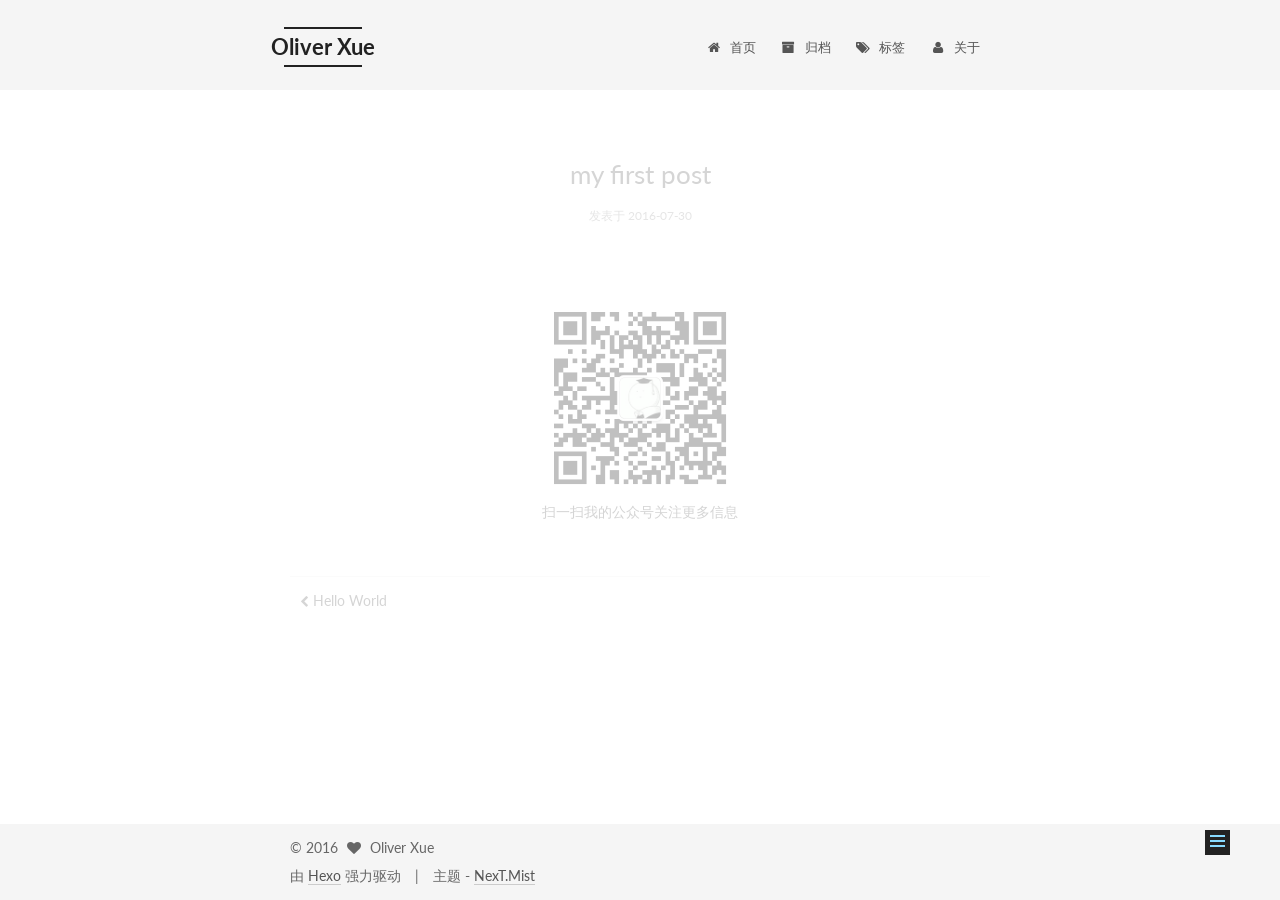
<file: 2016/07/30/my-first-post/index.html>
<!doctype html>



  


<html class="theme-next mist use-motion">
<head>
  <meta charset="UTF-8"/>
<meta http-equiv="X-UA-Compatible" content="IE=edge,chrome=1" />
<meta name="viewport" content="width=device-width, initial-scale=1, maximum-scale=1"/>



<meta http-equiv="Cache-Control" content="no-transform" />
<meta http-equiv="Cache-Control" content="no-siteapp" />












  
  
  <link href="/vendors/fancybox/source/jquery.fancybox.css?v=2.1.5" rel="stylesheet" type="text/css" />




  
  
  
  

  
    
    
  

  

  

  

  

  
    
    
    <link href="//fonts.googleapis.com/css?family=Lato:300,300italic,400,400italic,700,700italic&subset=latin,latin-ext" rel="stylesheet" type="text/css">
  






<link href="/vendors/font-awesome/css/font-awesome.min.css?v=4.4.0" rel="stylesheet" type="text/css" />

<link href="/css/main.css?v=5.0.1" rel="stylesheet" type="text/css" />


  <meta name="keywords" content="薛志荣,xuezhirong,Oliver Xue,交互设计,用户体验,前端,User Experience,Interaction Design" />








  <link rel="shortcut icon" type="image/x-icon" href="/images/zhi.ico?v=5.0.1" />






<meta name="description" content="一个有梦想的设计师和独立开发者">
<meta property="og:type" content="article">
<meta property="og:title" content="my first post">
<meta property="og:url" content="http://yoursite.com/2016/07/30/my-first-post/index.html">
<meta property="og:site_name" content="Oliver Xue">
<meta property="og:description" content="一个有梦想的设计师和独立开发者">
<meta property="og:updated_time" content="2016-07-30T02:38:46.000Z">
<meta name="twitter:card" content="summary">
<meta name="twitter:title" content="my first post">
<meta name="twitter:description" content="一个有梦想的设计师和独立开发者">



<script type="text/javascript" id="hexo.configuration">
  var NexT = window.NexT || {};
  var CONFIG = {
    scheme: 'Mist',
    sidebar: {"position":"right","display":"hide"},
    fancybox: true,
    motion: true,
    duoshuo: {
      userId: 0,
      author: '博主'
    }
  };
</script>




  <link rel="canonical" href="http://yoursite.com/2016/07/30/my-first-post/"/>

  <title> my first post | Oliver Xue </title>
</head>

<body itemscope itemtype="http://schema.org/WebPage" lang="zh-Hans">

  










  
  
    
  

  <div class="container one-collumn sidebar-position-right page-post-detail ">
    <div class="headband"></div>

    <header id="header" class="header" itemscope itemtype="http://schema.org/WPHeader">
      <div class="header-inner"><div class="site-meta ">
  

  <div class="custom-logo-site-title">
    <a href="/"  class="brand" rel="start">
      <span class="logo-line-before"><i></i></span>
      <span class="site-title">Oliver Xue</span>
      <span class="logo-line-after"><i></i></span>
    </a>
  </div>
  <p class="site-subtitle"></p>
</div>

<div class="site-nav-toggle">
  <button>
    <span class="btn-bar"></span>
    <span class="btn-bar"></span>
    <span class="btn-bar"></span>
  </button>
</div>

<nav class="site-nav">
  

  
    <ul id="menu" class="menu">
      
        
        <li class="menu-item menu-item-home">
          <a href="/" rel="section">
            
              <i class="menu-item-icon fa fa-fw fa-home"></i> <br />
            
            首页
          </a>
        </li>
      
        
        <li class="menu-item menu-item-archives">
          <a href="/archives" rel="section">
            
              <i class="menu-item-icon fa fa-fw fa-archive"></i> <br />
            
            归档
          </a>
        </li>
      
        
        <li class="menu-item menu-item-tags">
          <a href="/tags" rel="section">
            
              <i class="menu-item-icon fa fa-fw fa-tags"></i> <br />
            
            标签
          </a>
        </li>
      
        
        <li class="menu-item menu-item-about">
          <a href="/about" rel="section">
            
              <i class="menu-item-icon fa fa-fw fa-user"></i> <br />
            
            关于
          </a>
        </li>
      

      
    </ul>
  

  
</nav>

 </div>
    </header>

    <main id="main" class="main">
      <div class="main-inner">
        <div class="content-wrap">
          <div id="content" class="content">
            

  <div id="posts" class="posts-expand">
    

  
  

  
  
  

  <article class="post post-type-normal " itemscope itemtype="http://schema.org/Article">

    
      <header class="post-header">

        
        
          <h1 class="post-title" itemprop="name headline">
            
            
              
                my first post
              
            
          </h1>
        

        <div class="post-meta">
          <span class="post-time">
            <span class="post-meta-item-icon">
              <i class="fa fa-calendar-o"></i>
            </span>
            <span class="post-meta-item-text">发表于</span>
            <time itemprop="dateCreated" datetime="2016-07-30T10:38:46+08:00" content="2016-07-30">
              2016-07-30
            </time>
          </span>

          

          
            
          

          

          
          

          
        </div>
      </header>
    


    <div class="post-body" itemprop="articleBody">

      
      

      
        
      
    </div>

    <div>
      
        
<div id="wechat_subscriber" style="display: block; padding: 10px 0; margin: 20px auto; width: 100%; text-align: center">
    <img id="wechat_subscriber_qcode" src="/images/qcode.jpg" alt="Oliver Xue wechat" style="width: 200px; max-width: 100%;"/>
    <div>扫一扫我的公众号关注更多信息</div>
</div>


      
    </div>

    <div>
      
        

      
    </div>

    <footer class="post-footer">
      

      
        <div class="post-nav">
          <div class="post-nav-next post-nav-item">
            
              <a href="/2016/07/10/hello-world/" rel="next" title="Hello World">
                <i class="fa fa-chevron-left"></i> Hello World
              </a>
            
          </div>

          <div class="post-nav-prev post-nav-item">
            
          </div>
        </div>
      

      
      
    </footer>
  </article>



    <div class="post-spread">
      
    </div>
  </div>


          </div>
          


          
  <div class="comments" id="comments">
    
  </div>


        </div>
        
          
  
  <div class="sidebar-toggle">
    <div class="sidebar-toggle-line-wrap">
      <span class="sidebar-toggle-line sidebar-toggle-line-first"></span>
      <span class="sidebar-toggle-line sidebar-toggle-line-middle"></span>
      <span class="sidebar-toggle-line sidebar-toggle-line-last"></span>
    </div>
  </div>

  <aside id="sidebar" class="sidebar">
    <div class="sidebar-inner">

      

      
        <ul class="sidebar-nav motion-element">
          <li class="sidebar-nav-toc sidebar-nav-active" data-target="post-toc-wrap" >
            文章目录
          </li>
          <li class="sidebar-nav-overview" data-target="site-overview">
            站点概览
          </li>
        </ul>
      

      <section class="site-overview sidebar-panel ">
        <div class="site-author motion-element" itemprop="author" itemscope itemtype="http://schema.org/Person">
          <img class="site-author-image" itemprop="image"
               src="/images/logo.png"
               alt="Oliver Xue" />
          <p class="site-author-name" itemprop="name">Oliver Xue</p>
          <p class="site-description motion-element" itemprop="description">一个有梦想的设计师和独立开发者</p>
        </div>
        <nav class="site-state motion-element">
          <div class="site-state-item site-state-posts">
            <a href="/archives">
              <span class="site-state-item-count">2</span>
              <span class="site-state-item-name">日志</span>
            </a>
          </div>

          

          

        </nav>

        

        <div class="links-of-author motion-element">
          
            
              <span class="links-of-author-item">
                <a href="http://weibo.com/xue160709/" target="_blank" title="微博">
                  
                    <i class="fa fa-fw fa-weibo"></i>
                  
                  微博
                </a>
              </span>
            
          
        </div>

        
        

        
        
          <div class="links-of-blogroll motion-element links-of-blogroll-inline">
            <div class="links-of-blogroll-title">
              <i class="fa  fa-fw fa-globe"></i>
              Links
            </div>
            <ul class="links-of-blogroll-list">
              
                <li class="links-of-blogroll-item">
                  <a href="http://macshuo.com/" title="MacTalk" target="_blank">MacTalk</a>
                </li>
              
                <li class="links-of-blogroll-item">
                  <a href="http://example.com/" title="Title" target="_blank">Title</a>
                </li>
              
            </ul>
          </div>
        

      </section>

      
        <section class="post-toc-wrap motion-element sidebar-panel sidebar-panel-active">
          <div class="post-toc">
            
              
            
            
              <p class="post-toc-empty">此文章未包含目录</p>
            
          </div>
        </section>
      

    </div>
  </aside>


        
      </div>
    </main>

    <footer id="footer" class="footer">
      <div class="footer-inner">
        <div class="copyright" >
  
  &copy; 
  <span itemprop="copyrightYear">2016</span>
  <span class="with-love">
    <i class="fa fa-heart"></i>
  </span>
  <span class="author" itemprop="copyrightHolder">Oliver Xue</span>
</div>

<div class="powered-by">
  由 <a class="theme-link" href="https://hexo.io">Hexo</a> 强力驱动
</div>

<div class="theme-info">
  主题 -
  <a class="theme-link" href="https://github.com/iissnan/hexo-theme-next">
    NexT.Mist
  </a>
</div>

        

        
      </div>
    </footer>

    <div class="back-to-top">
      <i class="fa fa-arrow-up"></i>
    </div>
  </div>

  

<script type="text/javascript">
  if (Object.prototype.toString.call(window.Promise) !== '[object Function]') {
    window.Promise = null;
  }
</script>









  



  
  <script type="text/javascript" src="/vendors/jquery/index.js?v=2.1.3"></script>

  
  <script type="text/javascript" src="/vendors/fastclick/lib/fastclick.min.js?v=1.0.6"></script>

  
  <script type="text/javascript" src="/vendors/jquery_lazyload/jquery.lazyload.js?v=1.9.7"></script>

  
  <script type="text/javascript" src="/vendors/velocity/velocity.min.js?v=1.2.1"></script>

  
  <script type="text/javascript" src="/vendors/velocity/velocity.ui.min.js?v=1.2.1"></script>

  
  <script type="text/javascript" src="/vendors/fancybox/source/jquery.fancybox.pack.js?v=2.1.5"></script>


  


  <script type="text/javascript" src="/js/src/utils.js?v=5.0.1"></script>

  <script type="text/javascript" src="/js/src/motion.js?v=5.0.1"></script>



  
  

  
  <script type="text/javascript" src="/js/src/scrollspy.js?v=5.0.1"></script>
<script type="text/javascript" src="/js/src/post-details.js?v=5.0.1"></script>



  


  <script type="text/javascript" src="/js/src/bootstrap.js?v=5.0.1"></script>



  



  




  
  

  

  

  

</body>
</html>
</file>
<file: style.css>
* {
    outline: 0;
    margin: 0;
    padding: 0;
}

html{
    width: 100%;
    height: 100%;
    margin: 0;
    padding: 0;
}

body{
    width: 100%;
    height: 100%;
    background-color: #fff;

}

canvas{
    width: 100%;
    height: 100%;
}

#content{
    height: 100%;
    width: 100%;
    position:absolute;
}
#left{
    height: 100%;
    float: left;
    position:absolute;
}
#right{
    height: 100%;
    float: left;
    position:absolute;
    background-color: white;
    text-align: right;
}

#svg2{
    filter:drop-shadow(-5px 5px 5px rgba(0,0,0,0.2));
}


h1{
    font-family:"STKaiti","Kaiti";
    font-size: 72px;
    font-weight: bold;
    width: 72px;
    line-height: 88px;
}

h2{
    font-family:"STKaiti","Kaiti";
    font-size: 48px;
    margin-top: 12px;
    width: 48px;
    float: right;
    line-height: 56px;
}

h3{
    font-family:"STKaiti","Kaiti";
    font-size: 40px;
    margin-top: 12px;
    width: 50px;
    float: right;
    margin-bottom: -14px;
    line-height: 56px;
}

a{
    text-decoration: none;
    color: #000;
}

#yinzhang{
    width: 60px;
    margin-top:20px;
    margin-right: 4px;
}

#name{
    margin-right: 120px;
    margin-top: 60px;
    margin-left: 14px;
    width: 72px;
    float: right;
}

.item{
    margin-right: 32px;
    margin-top: 78px;
    width: 48px;
    float: right;
}

#fish{
    position: absolute;
    margin: 0;
    padding: 0;
}
</file>
<file: css/main.css>
/* normalize.css v3.0.2 | MIT License | git.io/normalize */
html {
  font-family: sans-serif; /* 1 */
  -ms-text-size-adjust: 100%; /* 2 */
  -webkit-text-size-adjust: 100%; /* 2 */
}
body {
  margin: 0;
}
article,
aside,
details,
figcaption,
figure,
footer,
header,
hgroup,
main,
menu,
nav,
section,
summary {
  display: block;
}
audio,
canvas,
progress,
video {
  display: inline-block; /* 1 */
  vertical-align: baseline; /* 2 */
}
audio:not([controls]) {
  display: none;
  height: 0;
}
[hidden],
template {
  display: none;
}
a {
  background-color: transparent;
}
a:active,
a:hover {
  outline: 0;
}
abbr[title] {
  border-bottom: 1px dotted;
}
b,
strong {
  font-weight: bold;
}
dfn {
  font-style: italic;
}
h1 {
  font-size: 2em;
  margin: 0.67em 0;
}
mark {
  background: #ff0;
  color: #000;
}
small {
  font-size: 80%;
}
sub,
sup {
  font-size: 75%;
  line-height: 0;
  position: relative;
  vertical-align: baseline;
}
sup {
  top: -0.5em;
}
sub {
  bottom: -0.25em;
}
img {
  border: 0;
}
svg:not(:root) {
  overflow: hidden;
}
figure {
  margin: 1em 40px;
}
hr {
  -moz-box-sizing: content-box;
  box-sizing: content-box;
  height: 0;
}
pre {
  overflow: auto;
}
code,
kbd,
pre,
samp {
  font-family: monospace, monospace;
  font-size: 1em;
}
button,
input,
optgroup,
select,
textarea {
  color: inherit; /* 1 */
  font: inherit; /* 2 */
  margin: 0; /* 3 */
}
button {
  overflow: visible;
}
button,
select {
  text-transform: none;
}
button,
html input[type="button"],
input[type="reset"],
input[type="submit"] {
  -webkit-appearance: button; /* 2 */
  cursor: pointer; /* 3 */
}
button[disabled],
html input[disabled] {
  cursor: default;
}
button::-moz-focus-inner,
input::-moz-focus-inner {
  border: 0;
  padding: 0;
}
input {
  line-height: normal;
}
input[type="checkbox"],
input[type="radio"] {
  box-sizing: border-box; /* 1 */
  padding: 0; /* 2 */
}
input[type="number"]::-webkit-inner-spin-button,
input[type="number"]::-webkit-outer-spin-button {
  height: auto;
}
input[type="search"] {
  -webkit-appearance: textfield; /* 1 */
  -moz-box-sizing: content-box;
  -webkit-box-sizing: content-box; /* 2 */
  box-sizing: content-box;
}
input[type="search"]::-webkit-search-cancel-button,
input[type="search"]::-webkit-search-decoration {
  -webkit-appearance: none;
}
fieldset {
  border: 1px solid #c0c0c0;
  margin: 0 2px;
  padding: 0.35em 0.625em 0.75em;
}
legend {
  border: 0; /* 1 */
  padding: 0; /* 2 */
}
textarea {
  overflow: auto;
}
optgroup {
  font-weight: bold;
}
table {
  border-collapse: collapse;
  border-spacing: 0;
}
td,
th {
  padding: 0;
}
::selection {
  background: #262a30;
  color: #fff;
}
body {
  position: relative;
  font-family: 'Lato', "PingFang SC", "Microsoft YaHei", sans-serif;
  font-size: 14px;
  line-height: 2;
  color: #555;
  background: #fff;
}
@media (max-width: 767px) {
  body {
    padding-right: 0 !important;
  }
}
@media (min-width: 768px) and (max-width: 991px) {
  body {
    padding-right: 0 !important;
  }
}
@media (min-width: 1600px) {
  body {
    font-size: 16px;
  }
}
h1,
h2,
h3,
h4,
h5,
h6 {
  margin: 0;
  padding: 0;
  font-weight: bold;
  line-height: 1.5;
  font-family: 'Lato', "PingFang SC", "Microsoft YaHei", sans-serif;
}
h2,
h3,
h4,
h5,
h6 {
  margin: 20px 0 15px;
}
h1 {
  font-size: 24px;
}
@media (max-width: 767px) {
  h1 {
    font-size: 20px;
  }
}
h2 {
  font-size: 22px;
}
@media (max-width: 767px) {
  h2 {
    font-size: 18px;
  }
}
h3 {
  font-size: 20px;
}
@media (max-width: 767px) {
  h3 {
    font-size: 16px;
  }
}
h4 {
  font-size: 18px;
}
@media (max-width: 767px) {
  h4 {
    font-size: 14px;
  }
}
h5 {
  font-size: 16px;
}
@media (max-width: 767px) {
  h5 {
    font-size: 12px;
  }
}
h6 {
  font-size: 14px;
}
@media (max-width: 767px) {
  h6 {
    font-size: 10px;
  }
}
p {
  margin: 0 0 25px 0;
}
a {
  color: #555;
  text-decoration: none;
  border-bottom: 1px solid #999;
  word-wrap: break-word;
}
a:hover {
  color: #222;
  border-bottom-color: #222;
}
ul {
  list-style: none;
}
blockquote {
  margin: 0;
  padding: 0;
}
img {
  display: block;
  margin: auto;
  max-width: 100%;
  height: auto;
}
hr {
  margin: 40px 0;
  height: 3px;
  border: none;
  background-color: #ddd;
  background-image: repeating-linear-gradient(-45deg, #fff, #fff 4px, transparent 4px, transparent 8px);
}
blockquote {
  padding: 0 15px;
  color: #666;
  border-left: 4px solid #ddd;
}
blockquote cite::before {
  content: "-";
  padding: 0 5px;
}
dt {
  font-weight: 700;
}
dd {
  margin: 0;
  padding: 0;
}
.text-left {
  text-align: left;
}
.text-center {
  text-align: center;
}
.text-right {
  text-align: right;
}
.text-justify {
  text-align: justify;
}
.text-nowrap {
  white-space: nowrap;
}
.text-lowercase {
  text-transform: lowercase;
}
.text-uppercase {
  text-transform: uppercase;
}
.text-capitalize {
  text-transform: capitalize;
}
.center-block {
  display: block;
  margin-left: auto;
  margin-right: auto;
}
.clearfix:before,
.clearfix:after {
  content: " ";
  display: table;
}
.clearfix:after {
  clear: both;
}
.pullquote {
  width: 45%;
}
.pullquote.left {
  float: left;
  margin-left: 5px;
  margin-right: 10px;
}
.pullquote.right {
  float: right;
  margin-left: 10px;
  margin-right: 5px;
}
.affix.affix.affix {
  position: fixed;
}
.translation {
  margin-top: -20px;
  font-size: 14px;
  color: #999;
}
.scrollbar-measure {
  width: 100px;
  height: 100px;
  overflow: scroll;
  position: absolute;
  top: -9999px;
}
.use-motion .motion-element {
  opacity: 0;
}
#local-search-input {
  padding: 3px;
  border: none;
  text-indent: 14px;
  border-radius: 0;
  width: 140px;
  outline: none;
  border-bottom: 1px solid #999;
  background: inherit;
  opacity: 0.5;
}
#local-search-input:focus {
  opacity: 1;
}
.search-icon {
  position: absolute;
  top: 9px;
}
table {
  margin: 20px 0;
  width: 100%;
  border-collapse: collapse;
  border-spacing: 0;
  border: 1px solid #ddd;
  font-size: 14px;
  table-layout: fixed;
  word-wrap: break-all;
}
table>tbody>tr:nth-of-type(odd) {
  background-color: #f9f9f9;
}
table>tbody>tr:hover {
  background-color: #f5f5f5;
}
caption,
th,
td {
  padding: 8px;
  text-align: left;
  vertical-align: middle;
  font-weight: normal;
}
th,
td {
  border-bottom: 3px solid #ddd;
  border-right: 1px solid #eee;
}
th {
  padding-bottom: 10px;
  font-weight: 700;
}
td {
  border-bottom-width: 1px;
}
html,
body {
  height: 100%;
}
.container {
  position: relative;
  min-height: 100%;
}
.header-inner {
  margin: 0 auto;
  padding: 100px 0 70px;
  width: 700px;
}
@media (min-width: 1600px) {
  .container .header-inner {
    width: 900px;
  }
}
.main {
  padding-bottom: 150px;
}
.main-inner {
  margin: 0 auto;
  width: 700px;
}
@media (min-width: 1600px) {
  .container .main-inner {
    width: 900px;
  }
}
.footer {
  position: absolute;
  left: 0;
  bottom: 0;
  width: 100%;
  min-height: 50px;
}
.footer-inner {
  box-sizing: border-box;
  margin: 20px auto;
  width: 700px;
}
@media (min-width: 1600px) {
  .container .footer-inner {
    width: 900px;
  }
}
pre,
.highlight {
  overflow: auto;
  margin: 20px 0;
  padding: 15px;
  font-size: 13px;
  color: #4d4d4c;
  background: #f7f7f7;
  line-height: 1.6;
}
pre,
code {
  font-family: consolas, Menlo, "PingFang SC", "Microsoft YaHei", monospace;
}
code {
  padding: 2px 4px;
  word-break: break-all;
  color: #555;
  background: #eee;
  border-radius: 4px;
  font-size: 13px;
}
pre code {
  padding: 0;
  color: #4d4d4c;
  background: none;
  text-shadow: none;
}
.highlight pre {
  border: none;
  margin: 0;
  padding: 1px;
}
.highlight table {
  margin: 0;
  width: auto;
  border: none;
}
.highlight td {
  border: none;
  padding: 0;
}
.highlight figcaption {
  font-size: 1em;
  color: #4d4d4c;
  line-height: 1em;
  margin-bottom: 1em;
}
.highlight figcaption:before,
.highlight figcaption:after {
  content: " ";
  display: table;
}
.highlight figcaption:after {
  clear: both;
}
.highlight figcaption a {
  float: right;
  color: #4d4d4c;
}
.highlight figcaption a:hover {
  border-bottom-color: #4d4d4c;
}
.highlight .gutter pre {
  color: #666;
  text-align: right;
  padding-right: 20px;
}
.highlight .line {
  height: 20px;
}
.gist table {
  width: auto;
}
.gist table td {
  border: none;
}
pre .comment {
  color: #8e908c;
}
pre .variable,
pre .attribute,
pre .tag,
pre .regexp,
pre .ruby .constant,
pre .xml .tag .title,
pre .xml .pi,
pre .xml .doctype,
pre .html .doctype,
pre .css .id,
pre .css .class,
pre .css .pseudo {
  color: #c82829;
}
pre .number,
pre .preprocessor,
pre .built_in,
pre .literal,
pre .params,
pre .constant,
pre .command {
  color: #f5871f;
}
pre .ruby .class .title,
pre .css .rules .attribute,
pre .string,
pre .value,
pre .inheritance,
pre .header,
pre .ruby .symbol,
pre .xml .cdata,
pre .special,
pre .number,
pre .formula {
  color: #718c00;
}
pre .title,
pre .css .hexcolor {
  color: #3e999f;
}
pre .function,
pre .python .decorator,
pre .python .title,
pre .ruby .function .title,
pre .ruby .title .keyword,
pre .perl .sub,
pre .javascript .title,
pre .coffeescript .title {
  color: #4271ae;
}
pre .keyword,
pre .javascript .function {
  color: #8959a8;
}
.full-image.full-image.full-image {
  border: none;
  max-width: 100%;
  width: auto;
  margin: 20px auto;
}
@media (min-width: 992px) {
  .full-image.full-image.full-image {
    max-width: none;
    width: 126%;
    margin: 0 -13%;
  }
}
.blockquote-center,
.page-home .post-type-quote blockquote,
.page-post-detail .post-type-quote blockquote {
  position: relative;
  margin: 40px 0;
  padding: 0;
  border-left: none;
  text-align: center;
}
.blockquote-center::before,
.page-home .post-type-quote blockquote::before,
.page-post-detail .post-type-quote blockquote::before,
.blockquote-center::after,
.page-home .post-type-quote blockquote::after,
.page-post-detail .post-type-quote blockquote::after {
  position: absolute;
  content: ' ';
  display: block;
  width: 100%;
  height: 24px;
  opacity: 0.2;
  background-repeat: no-repeat;
  background-position: 0 -6px;
  background-size: 22px 22px;
}
.blockquote-center::before,
.page-home .post-type-quote blockquote::before,
.page-post-detail .post-type-quote blockquote::before {
  top: -20px;
  background-image: url("../images/quote-l.svg");
  border-top: 1px solid #ccc;
}
.blockquote-center::after,
.page-home .post-type-quote blockquote::after,
.page-post-detail .post-type-quote blockquote::after {
  bottom: -20px;
  background-image: url("../images/quote-r.svg");
  border-bottom: 1px solid #ccc;
  background-position: 100% 8px;
}
.blockquote-center p,
.page-home .post-type-quote blockquote p,
.page-post-detail .post-type-quote blockquote p,
.blockquote-center div,
.page-home .post-type-quote blockquote div,
.page-post-detail .post-type-quote blockquote div {
  text-align: center;
}
.post .post-body .group-picture img {
  box-sizing: border-box;
  padding: 0 3px;
  border: none;
}
.post .group-picture-row {
  overflow: hidden;
  margin-top: 6px;
}
.post .group-picture-row:first-child {
  margin-top: 0;
}
.post .group-picture-column {
  float: left;
}
.page-post-detail .post-body .group-picture-column {
  float: none;
  margin-top: 10px;
  width: auto !important;
}
.page-post-detail .post-body .group-picture-column img {
  margin: 0 auto;
}
.page-archive .group-picture-container {
  overflow: hidden;
}
.page-archive .group-picture-row {
  float: left;
}
.page-archive .group-picture-row:first-child {
  margin-top: 6px;
}
.page-archive .group-picture-column {
  max-width: 150px;
  max-height: 150px;
}
.btn {
  display: inline-block;
  padding: 0 20px;
  font-size: 14px;
  color: #fff;
  background: #222;
  border: 2px solid #222;
  text-decoration: none;
  border-radius: 0;
  transition-property: background-color;
  transition-duration: 0.2s;
  transition-timing-function: ease-in-out;
  transition-delay: 0s;
}
.btn:hover,
.post-more-link .btn:hover {
  border-color: #222;
  color: #222;
  background: #fff;
}
.btn-bar {
  display: block;
  width: 22px;
  height: 2px;
  background: #555;
  border-radius: 1px;
}
.btn-bar+.btn-bar {
  margin-top: 4px;
}
.pagination {
  margin: 120px 0 40px;
  text-align: center;
  border-top: 1px solid #eee;
}
.page-number-basic,
.pagination .prev,
.pagination .next,
.pagination .page-number,
.pagination .space {
  display: inline-block;
  position: relative;
  top: -1px;
  margin: 0 10px;
  padding: 0 10px;
  line-height: 30px;
}
@media (max-width: 767px) {
  .page-number-basic,
  .pagination .prev,
  .pagination .next,
  .pagination .page-number,
  .pagination .space {
    margin: 0 5px;
  }
}
.pagination .prev,
.pagination .next,
.pagination .page-number {
  border-bottom: 0;
  border-top: 1px solid #eee;
  transition-property: border-color;
  transition-duration: 0.2s;
  transition-timing-function: ease-in-out;
  transition-delay: 0s;
}
.pagination .prev:hover,
.pagination .next:hover,
.pagination .page-number:hover {
  border-top-color: #222;
}
.pagination .space {
  padding: 0;
  margin: 0;
}
.pagination .prev {
  margin-left: 0;
}
.pagination .next {
  margin-right: 0;
}
.pagination .page-number.current {
  color: #fff;
  background: #ccc;
  border-top-color: #ccc;
}
@media (max-width: 767px) {
  .pagination {
    border-top: none;
  }
  .pagination .prev,
  .pagination .next,
  .pagination .page-number {
    margin-bottom: 10px;
    border-top: 0;
    border-bottom: 1px solid #eee;
  }
  .pagination .prev:hover,
  .pagination .next:hover,
  .pagination .page-number:hover {
    border-bottom-color: #222;
  }
}
.comments {
  margin: 60px 20px 0;
}
.tag-cloud {
  text-align: center;
}
.tag-cloud a {
  display: inline-block;
  margin: 10px;
}
.back-to-top {
  box-sizing: border-box;
  position: fixed;
  bottom: -100px;
  right: 50px;
  z-index: 1050;
  padding: 0 6px;
  width: 25px;
  background: #222;
  font-size: 12px;
  opacity: 1;
  color: #fff;
  cursor: pointer;
  text-align: center;
  -webkit-transform: translateZ(0);
  transition-property: bottom;
  transition-duration: 0.2s;
  transition-timing-function: ease-in-out;
  transition-delay: 0s;
}
@media (max-width: 767px) {
  .back-to-top {
    display: none;
  }
}
@media (min-width: 768px) and (max-width: 991px) {
  .back-to-top {
    display: none;
  }
}
.back-to-top.back-to-top-on {
  bottom: 19px;
}
.header {
  background: #fff;
}
.header-inner {
  position: relative;
}
.headband {
  height: 3px;
  background: #222;
}
.site-meta {
  margin: 0;
  text-align: left;
}
@media (max-width: 767px) {
  .site-meta {
    text-align: center;
  }
}
.brand {
  position: relative;
  display: inline-block;
  padding: 0 40px;
  color: #222;
  background: #222;
  border-bottom: none;
}
.brand:hover {
  color: #222;
}
.logo {
  display: inline-block;
  margin-right: 5px;
  line-height: 36px;
  vertical-align: top;
}
.site-title {
  display: inline-block;
  vertical-align: top;
  line-height: 36px;
  font-size: 20px;
  font-weight: normal;
  font-family: 'Lato', "PingFang SC", "Microsoft YaHei", sans-serif;
}
.site-subtitle {
  margin-top: 10px;
  font-size: 13px;
  color: #999;
}
.use-motion .brand {
  opacity: 0;
}
.use-motion .logo,
.use-motion .site-title,
.use-motion .site-subtitle {
  opacity: 0;
  position: relative;
  top: -10px;
}
.site-nav-toggle {
  display: none;
  position: absolute;
  top: 10px;
  left: 10px;
}
@media (max-width: 767px) {
  .site-nav-toggle {
    display: block;
  }
}
.site-nav-toggle button {
  margin-top: 2px;
  padding: 9px 10px;
  background: transparent;
  border: none;
}
@media (max-width: 767px) {
  .site-nav {
    display: none;
    margin: 0 -10px;
    padding: 0 10px;
    clear: both;
    border-top: 1px solid #ddd;
  }
}
@media (min-width: 768px) and (max-width: 991px) {
  .site-nav {
    display: block !important;
  }
}
@media (min-width: 992px) {
  .site-nav {
    display: block !important;
  }
}
.menu {
  margin-top: 20px;
  padding-left: 0;
  text-align: center;
}
.menu .menu-item {
  display: inline-block;
  margin: 0 10px;
}
@media screen and (max-width: 767px) {
  .menu .menu-item {
    margin-top: 10px;
  }
}
.menu .menu-item a {
  display: block;
  font-size: 13px;
  text-transform: capitalize;
  line-height: inherit;
  border-bottom: 1px solid transparent;
  transition-property: border-color;
  transition-duration: 0.2s;
  transition-timing-function: ease-in-out;
  transition-delay: 0s;
}
.menu .menu-item a:hover {
  border-bottom-color: #222;
}
.menu .menu-item .fa {
  margin-right: 5px;
}
.use-motion .menu-item {
  opacity: 0;
}
.post-body {
  font-family: 'Lato', "PingFang SC", "Microsoft YaHei", sans-serif;
}
@media (max-width: 767px) {
  .post-body {
    word-break: break-word;
  }
}
.post-body .fancybox img {
  display: block !important;
  margin: 0 auto;
  cursor: pointer;
  cursor: zoom-in;
  cursor: -webkit-zoom-in;
}
.post-body .image-caption,
.post-body .figure .caption {
  margin: 10px auto 15px;
  text-align: center;
  font-size: 14px;
  color: #999;
  font-weight: bold;
  line-height: 1;
}
.post-sticky-flag {
  display: inline-block;
  font-size: 16px;
  -ms-transform: rotate(30deg);
  -webkit-transform: rotate(30deg);
  -moz-transform: rotate(30deg);
  -ms-transform: rotate(30deg);
  -o-transform: rotate(30deg);
  transform: rotate(30deg);
}
.posts-expand {
  padding-top: 40px;
}
@media (max-width: 767px) {
  .posts-expand {
    margin: 0 20px;
  }
  .post-body pre,
  .post-body .highlight {
    padding: 10px;
  }
  .post-body pre .gutter pre,
  .post-body .highlight .gutter pre {
    padding-right: 10px;
  }
}
@media (min-width: 992px) {
  .posts-expand .post-body {
    text-align: justify;
  }
}
.posts-expand .post-body h2,
.posts-expand .post-body h3,
.posts-expand .post-body h4,
.posts-expand .post-body h5,
.posts-expand .post-body h6 {
  padding-top: 10px;
}
.posts-expand .post-body h2 .header-anchor,
.posts-expand .post-body h3 .header-anchor,
.posts-expand .post-body h4 .header-anchor,
.posts-expand .post-body h5 .header-anchor,
.posts-expand .post-body h6 .header-anchor {
  float: right;
  margin-left: 10px;
  color: #ccc;
  border-bottom-style: none;
  visibility: hidden;
}
.posts-expand .post-body h2 .header-anchor:hover,
.posts-expand .post-body h3 .header-anchor:hover,
.posts-expand .post-body h4 .header-anchor:hover,
.posts-expand .post-body h5 .header-anchor:hover,
.posts-expand .post-body h6 .header-anchor:hover {
  color: inherit;
}
.posts-expand .post-body h2:hover .header-anchor,
.posts-expand .post-body h3:hover .header-anchor,
.posts-expand .post-body h4:hover .header-anchor,
.posts-expand .post-body h5:hover .header-anchor,
.posts-expand .post-body h6:hover .header-anchor {
  visibility: visible;
}
.posts-expand .post-body ul li {
  list-style: circle;
}
.posts-expand .post-body img {
  box-sizing: border-box;
  margin: auto;
  padding: 3px;
  border: 1px solid #ddd;
}
.posts-expand .fancybox img {
  margin: 0 auto;
}
@media (max-width: 767px) {
  .posts-collapse {
    margin: 0 20px;
  }
  .posts-collapse .post-title,
  .posts-collapse .post-meta {
    display: block;
    width: auto;
    text-align: left;
  }
}
.posts-collapse {
  position: relative;
  z-index: 1010;
  margin-left: 0;
}
.posts-collapse::after {
  content: " ";
  position: absolute;
  top: 20px;
  left: 0;
  margin-left: -2px;
  width: 4px;
  height: 100%;
  background: #f5f5f5;
  z-index: -1;
}
@media (max-width: 767px) {
  .posts-collapse {
    margin: 0 20px;
  }
}
.posts-collapse .collection-title {
  position: relative;
  margin: 60px 0;
}
.posts-collapse .collection-title h2 {
  margin-left: 20px;
}
.posts-collapse .collection-title small {
  color: #bbb;
}
.posts-collapse .collection-title::before {
  content: " ";
  position: absolute;
  left: 0;
  top: 50%;
  margin-left: -4px;
  margin-top: -4px;
  width: 8px;
  height: 8px;
  background: #bbb;
  border-radius: 50%;
}
.posts-collapse .post {
  margin: 30px 0;
}
.posts-collapse .post-header {
  position: relative;
  transition-duration: 0.2s;
  transition-timing-function: ease-in-out;
  transition-delay: 0s;
  transition-property: border;
  border-bottom: 1px dashed #ccc;
}
.posts-collapse .post-header::before {
  content: " ";
  position: absolute;
  left: 0;
  top: 12px;
  width: 6px;
  height: 6px;
  margin-left: -4px;
  background: #bbb;
  border-radius: 50%;
  border: 1px solid #fff;
  transition-duration: 0.2s;
  transition-timing-function: ease-in-out;
  transition-delay: 0s;
  transition-property: background;
}
.posts-collapse .post-header:hover {
  border-bottom-color: #666;
}
.posts-collapse .post-header:hover::before {
  background: #222;
}
.posts-collapse .post-meta {
  position: absolute;
  font-size: 12px;
  left: 20px;
  top: 5px;
}
.posts-collapse .post-comments-count {
  display: none;
}
.posts-collapse .post-title {
  margin-left: 60px;
  font-size: 16px;
  font-weight: normal;
  line-height: inherit;
}
.posts-collapse .post-title::after {
  margin-left: 3px;
  opacity: 0.6;
}
.posts-collapse .post-title a {
  color: #666;
  border-bottom: none;
}
.page-home .post-type-quote .post-header,
.page-post-detail .post-type-quote .post-header,
.page-home .post-type-quote .post-tags,
.page-post-detail .post-type-quote .post-tags {
  display: none;
}
.posts-expand .post-title {
  font-size: 26px;
  text-align: center;
  word-break: break-word;
  font-weight: 400;
}
@media (max-width: 767px) {
  .posts-expand .post-title {
    font-size: 22px;
  }
}
.posts-expand .post-title-link {
  display: inline-block;
  position: relative;
  color: #555;
  border-bottom: none;
  line-height: 1.2;
  vertical-align: top;
}
.posts-expand .post-title-link::before {
  content: "";
  position: absolute;
  width: 100%;
  height: 2px;
  bottom: 0;
  left: 0;
  background-color: #000;
  visibility: hidden;
  -webkit-transform: scaleX(0);
  -moz-transform: scaleX(0);
  -ms-transform: scaleX(0);
  -o-transform: scaleX(0);
  transform: scaleX(0);
  transition-duration: 0.2s;
  transition-timing-function: ease-in-out;
  transition-delay: 0s;
}
.posts-expand .post-title-link:hover::before {
  visibility: visible;
  -webkit-transform: scaleX(1);
  -moz-transform: scaleX(1);
  -ms-transform: scaleX(1);
  -o-transform: scaleX(1);
  transform: scaleX(1);
}
.posts-expand .post-title-link .fa {
  font-size: 16px;
}
.posts-expand .post-meta {
  margin: 3px 0 60px 0;
  color: #999;
  font-family: 'Lato', "PingFang SC", "Microsoft YaHei", sans-serif;
  font-size: 12px;
  text-align: center;
}
.posts-expand .post-meta .post-category-list {
  display: inline-block;
  margin: 0;
  padding: 3px;
}
.posts-expand .post-meta .post-category-list-link {
  color: #999;
}
.post-meta-item-icon {
  display: none;
  margin-right: 3px;
}
@media (min-width: 768px) and (max-width: 991px) {
  .post-meta-item-icon {
    display: inline-block;
  }
}
@media (max-width: 767px) {
  .post-meta-item-icon {
    display: inline-block;
  }
}
@media (min-width: 768px) and (max-width: 991px) {
  .post-meta-item-text {
    display: none;
  }
}
@media (max-width: 767px) {
  .post-meta-item-text {
    display: none;
  }
}
@media (max-width: 767px) {
  .posts-expand .post-comments-count {
    display: none;
  }
}
.post-more-link {
  margin-top: 50px;
}
.post-more-link .btn {
  color: #555;
  font-size: 14px;
  background: transparent;
  border-radius: 0;
  line-height: 2;
}
.posts-expand .post-tags {
  margin-top: 40px;
  text-align: center;
}
.posts-expand .post-tags a {
  display: inline-block;
  margin-right: 10px;
  font-size: 13px;
}
.post-nav {
  overflow: hidden;
  margin-top: 60px;
  padding: 10px;
  white-space: nowrap;
  border-top: 1px solid #eee;
}
.post-nav-item {
  display: inline-block;
  width: 50%;
  white-space: normal;
}
.post-nav-item a {
  position: relative;
  display: inline-block;
  line-height: 25px;
  font-size: 14px;
  color: #555;
  border-bottom: none;
}
.post-nav-item a:hover {
  color: #222;
  border-bottom: none;
}
.post-nav-item a:active {
  top: 2px;
}
.post-nav-item a i {
  font-size: 12px;
}
.post-nav-prev {
  text-align: right;
}
.posts-expand .post-eof {
  display: block;
  margin: 80px auto 60px;
  width: 8%;
  height: 1px;
  background: #ccc;
  text-align: center;
}
.post:last-child .post-eof.post-eof.post-eof {
  display: none;
}
.post-gallery {
  display: table;
  table-layout: fixed;
  width: 100%;
  border-collapse: separate;
}
.post-gallery-row {
  display: table-row;
}
.post-gallery .post-gallery-img {
  display: table-cell;
  text-align: center;
  vertical-align: middle;
  border: none;
}
.post-gallery .post-gallery-img img {
  max-width: 100%;
  max-height: 100%;
  border: none;
}
.fancybox-close,
.fancybox-close:hover {
  border: none;
}
.sidebar {
  position: fixed;
  right: 0;
  top: 0;
  bottom: 0;
  width: 0;
  z-index: 1040;
  box-shadow: inset 0 2px 6px #000;
  background: #222;
  -webkit-transform: translateZ(0);
}
.sidebar a {
  color: #999;
  border-bottom-color: #555;
}
.sidebar a:hover {
  color: #eee;
}
@media (min-width: 768px) and (max-width: 991px) {
  .sidebar {
    display: none !important;
  }
}
@media (max-width: 767px) {
  .sidebar {
    display: none !important;
  }
}
.sidebar-inner {
  position: relative;
  padding: 20px 10px;
  color: #999;
  text-align: center;
}
.sidebar-toggle {
  position: fixed;
  right: 50px;
  bottom: 45px;
  width: 15px;
  height: 15px;
  padding: 5px;
  background: #222;
  line-height: 0;
  z-index: 1050;
  cursor: pointer;
  -webkit-transform: translateZ(0);
}
@media (min-width: 768px) and (max-width: 991px) {
  .sidebar-toggle {
    display: none;
  }
}
@media (max-width: 767px) {
  .sidebar-toggle {
    display: none;
  }
}
.sidebar-toggle-line {
  position: relative;
  display: inline-block;
  vertical-align: top;
  height: 2px;
  width: 100%;
  background: #fff;
  margin-top: 3px;
}
.sidebar-toggle-line:first-child {
  margin-top: 0;
}
.site-author-image {
  display: block;
  margin: 0 auto;
  padding: 2px;
  max-width: 96px;
  height: auto;
  border: 2px solid #333;
}
.site-author-name {
  margin: 5px 0 0;
  text-align: center;
  color: #f5f5f5;
  font-weight: normal;
}
.site-description {
  margin-top: 5px;
  text-align: center;
  font-size: 14px;
  color: #999;
}
.site-state {
  overflow: hidden;
  line-height: 1.4;
  white-space: nowrap;
  text-align: center;
}
.site-state-item {
  display: inline-block;
  padding: 0 15px;
  border-left: 1px solid #333;
}
.site-state-item:first-child {
  border-left: none;
}
.site-state-item a {
  border-bottom: none;
}
.site-state-item-count {
  display: block;
  text-align: center;
  color: inherit;
  font-weight: 600;
  font-size: 18px;
}
.site-state-item-name {
  font-size: 13px;
  color: inherit;
}
.feed-link {
  margin-top: 20px;
}
.feed-link a {
  display: inline-block;
  padding: 0 15px;
  color: #fc6423;
  border: 1px solid #fc6423;
  border-radius: 4px;
}
.feed-link a i {
  color: #fc6423;
  font-size: 14px;
}
.feed-link a:hover {
  color: #fff;
  background: #fc6423;
}
.feed-link a:hover i {
  color: #fff;
}
.links-of-author {
  margin-top: 20px;
}
.links-of-author a {
  display: inline-block;
  vertical-align: middle;
  margin-right: 10px;
  margin-bottom: 10px;
  border-bottom-color: #555;
  font-size: 13px;
}
.links-of-author a:before {
  display: inline-block;
  vertical-align: middle;
  margin-right: 3px;
  content: " ";
  width: 4px;
  height: 4px;
  border-radius: 50%;
  background: #ffc8a2;
}
.links-of-blogroll {
  font-size: 13px;
}
.links-of-blogroll-title {
  margin-top: 20px;
  font-size: 14px;
  font-weight: 600;
}
.links-of-blogroll-list {
  margin: 0;
  padding: 0;
}
.links-of-blogroll-item {
  padding: 2px 10px;
}
.sidebar-nav {
  margin: 0 0 20px;
  padding-left: 0;
}
.sidebar-nav li {
  display: inline-block;
  cursor: pointer;
  border-bottom: 1px solid transparent;
  font-size: 14px;
  color: #555;
}
.sidebar-nav li:hover {
  color: #f5f5f5;
}
.page-post-detail .sidebar-nav-toc {
  padding: 0 5px;
}
.page-post-detail .sidebar-nav-overview {
  margin-left: 10px;
}
.sidebar-nav .sidebar-nav-active {
  color: #87daff;
  border-bottom-color: #87daff;
}
.sidebar-nav .sidebar-nav-active:hover {
  color: #87daff;
}
.sidebar-panel {
  display: none;
}
.sidebar-panel-active {
  display: block;
}
.post-toc-empty {
  font-size: 14px;
  color: #666;
}
.post-toc-wrap {
  overflow: hidden;
}
.post-toc {
  overflow: auto;
}
.post-toc ol {
  margin: 0;
  padding: 0 2px 5px 10px;
  text-align: left;
  list-style: none;
  font-size: 14px;
}
.post-toc ol > ol {
  padding-left: 0;
}
.post-toc ol a {
  transition-duration: 0.2s;
  transition-timing-function: ease-in-out;
  transition-delay: 0s;
  transition-property: all;
  color: #999;
  border-bottom-color: #555;
}
.post-toc ol a:hover {
  color: #ccc;
  border-bottom-color: #ccc;
}
.post-toc .nav-item {
  overflow: hidden;
  text-overflow: ellipsis;
  white-space: nowrap;
  line-height: 1.8;
}
.post-toc .nav .nav-child {
  display: none;
}
.post-toc .nav .active > .nav-child {
  display: block;
}
.post-toc .nav .active-current > .nav-child {
  display: block;
}
.post-toc .nav .active-current > .nav-child > .nav-item {
  display: block;
}
.post-toc .nav .active > a {
  color: #87daff;
  border-bottom-color: #87daff;
}
.post-toc .nav .active-current > a {
  color: #87daff;
}
.post-toc .nav .active-current > a:hover {
  color: #87daff;
}
.footer {
  font-size: 14px;
  color: #999;
}
.footer img {
  border: none;
}
.footer-inner {
  text-align: center;
}
.with-love {
  display: inline-block;
  margin: 0 5px;
}
.powered-by,
.theme-info {
  display: inline-block;
}
.powered-by {
  margin-right: 10px;
}
.powered-by::after {
  content: "|";
  padding-left: 10px;
}
.cc-license {
  margin-top: 10px;
  text-align: center;
}
.cc-license .cc-opacity {
  opacity: 0.7;
  border-bottom: none;
}
.cc-license .cc-opacity:hover {
  opacity: 0.9;
}
.cc-license img {
  display: inline-block;
}
.theme-next #ds-thread #ds-reset {
  color: #555;
}
.theme-next #ds-thread #ds-reset .ds-replybox {
  margin-bottom: 30px;
}
.theme-next #ds-thread #ds-reset .ds-replybox .ds-avatar,
.theme-next #ds-reset .ds-avatar img {
  box-shadow: none;
}
.theme-next #ds-thread #ds-reset .ds-textarea-wrapper {
  border-color: #c7d4e1;
  background: none;
  border-top-right-radius: 3px;
  border-top-left-radius: 3px;
}
.theme-next #ds-thread #ds-reset .ds-textarea-wrapper textarea {
  height: 60px;
}
.theme-next #ds-reset .ds-rounded-top {
  border-radius: 0;
}
.theme-next #ds-thread #ds-reset .ds-post-toolbar {
  box-sizing: border-box;
  border: 1px solid #c7d4e1;
  background: #f6f8fa;
}
.theme-next #ds-thread #ds-reset .ds-post-options {
  height: 40px;
  border: none;
  background: none;
}
.theme-next #ds-thread #ds-reset .ds-toolbar-buttons {
  top: 11px;
}
.theme-next #ds-thread #ds-reset .ds-sync {
  top: 5px;
}
.theme-next #ds-thread #ds-reset .ds-post-button {
  top: 4px;
  right: 5px;
  width: 90px;
  height: 30px;
  border: 1px solid #c5ced7;
  border-radius: 3px;
  background-image: linear-gradient(#fbfbfc, #f5f7f9);
  color: #60676d;
}
.theme-next #ds-thread #ds-reset .ds-post-button:hover {
  background-position: 0 -30px;
  color: #60676d;
}
.theme-next #ds-thread #ds-reset .ds-comments-info {
  padding: 10px 0;
}
.theme-next #ds-thread #ds-reset .ds-sort {
  display: none;
}
.theme-next #ds-thread #ds-reset li.ds-tab a.ds-current {
  border: none;
  background: #f6f8fa;
  color: #60676d;
}
.theme-next #ds-thread #ds-reset li.ds-tab a.ds-current:hover {
  background-color: #e9f0f7;
  color: #60676d;
}
.theme-next #ds-thread #ds-reset li.ds-tab a {
  border-radius: 2px;
  padding: 5px;
}
.theme-next #ds-thread #ds-reset .ds-login-buttons p {
  color: #999;
  line-height: 36px;
}
.theme-next #ds-thread #ds-reset .ds-login-buttons .ds-service-list li {
  height: 28px;
}
.theme-next #ds-thread #ds-reset .ds-service-list a {
  background: none;
  padding: 5px;
  border: 1px solid;
  border-radius: 3px;
  text-align: center;
}
.theme-next #ds-thread #ds-reset .ds-service-list a:hover {
  color: #fff;
  background: #666;
}
.theme-next #ds-thread #ds-reset .ds-service-list .ds-weibo {
  color: #fc9b00;
  border-color: #fc9b00;
}
.theme-next #ds-thread #ds-reset .ds-service-list .ds-weibo:hover {
  background: #fc9b00;
}
.theme-next #ds-thread #ds-reset .ds-service-list .ds-qq {
  color: #60a3ec;
  border-color: #60a3ec;
}
.theme-next #ds-thread #ds-reset .ds-service-list .ds-qq:hover {
  background: #60a3ec;
}
.theme-next #ds-thread #ds-reset .ds-service-list .ds-renren {
  color: #2e7ac4;
  border-color: #2e7ac4;
}
.theme-next #ds-thread #ds-reset .ds-service-list .ds-renren:hover {
  background: #2e7ac4;
}
.theme-next #ds-thread #ds-reset .ds-service-list .ds-douban {
  color: #37994c;
  border-color: #37994c;
}
.theme-next #ds-thread #ds-reset .ds-service-list .ds-douban:hover {
  background: #37994c;
}
.theme-next #ds-thread #ds-reset .ds-service-list .ds-kaixin {
  color: #fef20d;
  border-color: #fef20d;
}
.theme-next #ds-thread #ds-reset .ds-service-list .ds-kaixin:hover {
  background: #fef20d;
}
.theme-next #ds-thread #ds-reset .ds-service-list .ds-netease {
  color: #f00;
  border-color: #f00;
}
.theme-next #ds-thread #ds-reset .ds-service-list .ds-netease:hover {
  background: #f00;
}
.theme-next #ds-thread #ds-reset .ds-service-list .ds-sohu {
  color: #ffcb05;
  border-color: #ffcb05;
}
.theme-next #ds-thread #ds-reset .ds-service-list .ds-sohu:hover {
  background: #ffcb05;
}
.theme-next #ds-thread #ds-reset .ds-service-list .ds-baidu {
  color: #2831e0;
  border-color: #2831e0;
}
.theme-next #ds-thread #ds-reset .ds-service-list .ds-baidu:hover {
  background: #2831e0;
}
.theme-next #ds-thread #ds-reset .ds-service-list .ds-google {
  color: #166bec;
  border-color: #166bec;
}
.theme-next #ds-thread #ds-reset .ds-service-list .ds-google:hover {
  background: #166bec;
}
.theme-next #ds-thread #ds-reset .ds-service-list .ds-weixin {
  color: #00ce0d;
  border-color: #00ce0d;
}
.theme-next #ds-thread #ds-reset .ds-service-list .ds-weixin:hover {
  background: #00ce0d;
}
.theme-next #ds-thread #ds-reset .ds-service-list .ds-more-services {
  border: none;
}
.theme-next #ds-thread #ds-reset .ds-service-list .ds-more-services:hover {
  background: none;
}
.theme-next #ds-reset .duoshuo-ua-admin {
  display: inline-block;
  color: #f00;
}
.theme-next #ds-reset .duoshuo-ua-platform,
.theme-next #ds-reset .duoshuo-ua-browser {
  color: #ccc;
}
.theme-next #ds-reset .duoshuo-ua-platform .fa,
.theme-next #ds-reset .duoshuo-ua-browser .fa {
  display: inline-block;
  margin-right: 3px;
}
.theme-next #ds-reset .duoshuo-ua-separator {
  display: inline-block;
  margin-left: 5px;
}
.theme-next .this_ua {
  background-color: #ccc !important;
  border-radius: 4px;
  padding: 0 5px !important;
  margin: 1px 1px !important;
  border: 1px solid #bbb !important;
  color: #fff;
  display: inline-block !important;
}
.theme-next .this_ua.admin {
  background-color: #d9534f !important;
  border-color: #d9534f !important;
}
.theme-next .this_ua.platform.iOS,
.theme-next .this_ua.platform.Mac,
.theme-next .this_ua.platform.Windows {
  background-color: #39b3d7 !important;
  border-color: #46b8da !important;
}
.theme-next .this_ua.platform.Linux {
  background-color: #3a3a3a !important;
  border-color: #1f1f1f !important;
}
.theme-next .this_ua.platform.Android {
  background-color: #00c47d !important;
  border-color: #01b171 !important;
}
.theme-next .this_ua.browser.Mobile,
.theme-next .this_ua.browser.Chrome {
  background-color: #5cb85c !important;
  border-color: #4cae4c !important;
}
.theme-next .this_ua.browser.Firefox {
  background-color: #f0ad4e !important;
  border-color: #eea236 !important;
}
.theme-next .this_ua.browser.Maxthon,
.theme-next .this_ua.browser.IE {
  background-color: #428bca !important;
  border-color: #357ebd !important;
}
.theme-next .this_ua.browser.baidu,
.theme-next .this_ua.browser.UCBrowser,
.theme-next .this_ua.browser.Opera {
  background-color: #d9534f !important;
  border-color: #d43f3a !important;
}
.theme-next .this_ua.browser.Android,
.theme-next .this_ua.browser.QQBrowser {
  background-color: #78ace9 !important;
  border-color: #4cae4c !important;
}
.post-spread {
  margin-top: 20px;
  text-align: center;
}
.jiathis_style {
  display: inline-block;
}
.jiathis_style a {
  border: none;
}
.post-spread {
  margin-top: 20px;
  text-align: center;
}
.bdshare-slide-button-box a {
  border: none;
}
.bdsharebuttonbox {
  display: inline-block;
}
.bdsharebuttonbox a {
  border: none;
}
ul.search-result-list {
  padding-left: 0px;
  margin: 0px 5px 0px 8px;
}
p.search-result {
  border-bottom: 1px dashed #ccc;
  padding: 5px 0;
}
a.search-result-title {
  font-weight: bold;
}
a.search-result {
  border-bottom: transparent;
  display: block;
  white-space: nowrap;
  overflow: hidden;
  text-overflow: ellipsis;
}
.search-keyword {
  border-bottom: 1px dashed #4088b8;
  font-weight: bold;
}
#local-search-result {
  height: 90%;
  overflow: auto;
}
.popup {
  display: none;
  position: fixed;
  top: 10%;
  left: 50%;
  width: 700px;
  height: 80%;
  margin-left: -350px;
  padding: 3px 0 0 10px;
  background: #fff;
  color: #333;
  z-index: 9999;
  border-radius: 5px;
}
@media (max-width: 767px) {
  .popup {
    padding: 3px;
    top: 0;
    left: 0;
    margin: 0;
    width: 100%;
    height: 100%;
    border-radius: 0px;
  }
}
.popoverlay {
  position: fixed;
  width: 100%;
  height: 100%;
  top: 0px;
  left: 0px;
  z-index: 2080;
  background-color: rgba(0,0,0,0.3);
}
#local-search-input {
  margin-bottom: 10px;
  width: 50%;
}
.popup-btn-close {
  position: absolute;
  top: 6px;
  right: 14px;
  color: #4ebd79;
  font-size: 14px;
  font-weight: bold;
  text-transform: uppercase;
  cursor: pointer;
}
#no-result {
  position: absolute;
  left: 44%;
  top: 42%;
  color: #ccc;
}
.site-uv,
.site-pv,
.page-pv {
  display: inline-block;
}
.site-uv .busuanzi-value,
.site-pv .busuanzi-value,
.page-pv .busuanzi-value {
  margin: 0 5px;
}
.site-uv {
  margin-right: 10px;
}
.site-uv::after {
  content: "|";
  padding-left: 10px;
}
.use-motion .post {
  opacity: 0;
}
.page-archive .archive-page-counter {
  position: relative;
  top: 3px;
  left: 20px;
}
@media (max-width: 767px) {
  .page-archive .archive-page-counter {
    top: 5px;
  }
}
.page-archive .posts-collapse .archive-move-on {
  position: absolute;
  top: 11px;
  left: 0;
  margin-left: -6px;
  width: 10px;
  height: 10px;
  opacity: 0.5;
  background: #555;
  border: 1px solid #fff;
  border-radius: 50%;
}
.category-all-page .category-all-title {
  text-align: center;
}
.category-all-page .category-all {
  margin-top: 20px;
}
.category-all-page .category-list {
  margin: 0;
  padding: 0;
  list-style: none;
}
.category-all-page .category-list-item {
  margin: 5px 10px;
}
.category-all-page .category-list-count {
  color: #bbb;
}
.category-all-page .category-list-count:before {
  display: inline;
  content: " (";
}
.category-all-page .category-list-count:after {
  display: inline;
  content: ") ";
}
.category-all-page .category-list-child {
  padding-left: 10px;
}
.page-post-detail .sidebar-toggle-line {
  background: #87daff;
}
.page-post-detail .comments {
  overflow: hidden;
}
h1,
h2,
h3,
h4,
h5,
h6 {
  margin: 20px 0 10px;
}
p {
  margin: 0 0 25px 0;
}
a {
  border-bottom-color: #ccc;
}
hr {
  margin: 20px 0;
  height: 2px;
}
.main-inner {
  margin-top: 80px;
}
.header {
  background: #f5f5f5;
}
.header-inner {
  padding: 25px 0 20px;
}
.header-inner:before,
.header-inner:after {
  content: " ";
  display: table;
}
.header-inner:after {
  clear: both;
}
@media (max-width: 767px) {
  .header-inner {
    width: auto;
    margin-bottom: 50px;
    padding: 10px;
  }
}
.site-meta {
  float: left;
  margin-left: -20px;
  line-height: normal;
}
@media (max-width: 767px) {
  .site-meta {
    margin-left: 10px;
  }
}
.site-meta .brand {
  padding: 2px 1px;
  background: none;
}
@media (max-width: 767px) {
  .site-meta .brand {
    display: block;
  }
}
.site-meta .logo {
  display: none;
}
.site-meta .site-title {
  font-size: 22px;
  font-weight: bolder;
}
@media (max-width: 767px) {
  .site-meta .site-title {
    line-height: 34px;
  }
}
.logo-line-before,
.logo-line-after {
  display: block;
  overflow: hidden;
  margin: 0 auto;
  width: 75%;
}
@media (max-width: 767px) {
  .logo-line-before,
  .logo-line-after {
    display: none;
  }
}
.logo-line-before i,
.logo-line-after i {
  position: relative;
  display: block;
  height: 2px;
  background: #222;
}
@media (max-width: 767px) {
  .logo-line-before i,
  .logo-line-after i {
    height: 3px;
  }
}
.use-motion .logo-line-before i {
  left: -100%;
}
.use-motion .logo-line-after i {
  right: -100%;
}
.site-subtitle {
  display: none;
}
.site-nav-toggle {
  position: static;
  float: right;
}
.menu {
  float: right;
  margin: 8px 0 0 0;
}
@media (max-width: 767px) {
  .menu {
    margin: 20px 0 0 0;
    padding: 0;
  }
}
.menu br {
  display: none;
}
.menu .menu-item {
  margin: 0;
}
@media (max-width: 767px) {
  .menu .menu-item {
    display: block;
  }
}
.menu .menu-item a {
  padding: 0 10px;
  background: none;
  border: none;
  border-radius: 2px;
  transition-property: background;
}
@media (max-width: 767px) {
  .menu .menu-item a {
    text-align: left;
  }
}
.menu .menu-item a:hover {
  background: #e1e1e1;
}
.menu a::before {
  display: none;
}
@media (max-width: 767px) {
  .menu a::before {
    display: block;
  }
}
@media (max-width: 767px) {
  .menu {
    float: none;
  }
}
.site-search form {
  display: none;
}
.posts-expand {
  padding-top: 0;
}
.posts-expand .post-title,
.posts-expand .post-meta {
  text-align: left;
}
@media (max-width: 767px) {
  .posts-expand .post-title,
  .posts-expand .post-meta {
    text-align: center;
  }
}
.posts-expand .post-eof {
  display: none;
}
.posts-expand .post {
  margin-top: 120px;
}
.posts-expand .post:first-child {
  margin-top: 0;
}
.posts-expand .post-meta {
  margin-top: 5px;
  margin-bottom: 20px;
}
.posts-expand .post-title {
  position: relative;
  font-size: 26px;
  font-weight: 400;
}
@media (max-width: 767px) {
  .posts-expand .post-title {
    font-size: 20px;
  }
}
@media (min-width: 1600px) {
  .posts-expand .post-title {
    font-size: 26px;
  }
}
.posts-expand .post-title:hover:before {
  background: #222;
}
.posts-expand .post-body img {
  margin: 0;
}
.posts-expand .post-tags {
  text-align: left;
}
.posts-expand .post-tags a {
  padding: 1px 5px;
  background: #f5f5f5;
  border-bottom: none;
}
.posts-expand .post-tags a:hover {
  background: #ccc;
}
.posts-expand .post-nav {
  margin-top: 40px;
}
.post-more-link {
  margin-top: 20px;
  text-align: left;
}
.post-more-link a {
  padding: 0;
  font-size: 14px;
  color: #666;
  background: none;
  border: none;
  border-bottom: 2px solid #666;
  transition-property: border;
}
@media (max-width: 767px) {
  .post-more-link a {
    font-size: 12px;
  }
}
@media (min-width: 1600px) {
  .post-more-link a {
    font-size: 16px;
  }
}
.post-more-link a:hover {
  border-bottom-color: #222;
}
.links-of-blogroll-inline .links-of-blogroll-item {
  display: inline-block;
}
.btn {
  padding: 0 10px;
  border-width: 2px;
  border-radius: 0;
}
.headband {
  display: none;
}
.site-search {
  position: relative;
  float: right;
  margin-top: 5px;
  padding-top: 3px;
}
@media (max-width: 767px) {
  .site-search {
    float: none;
    padding: 0 10px;
  }
}
@media (max-width: 767px) {
  .container .main-inner {
    width: auto;
  }
}
.page-post-detail .post-title,
.page-post-detail .post-meta {
  text-align: center;
}
.page-post-detail .post-title:before {
  display: none;
}
.page-post-detail .post-meta {
  margin-bottom: 60px;
}
.pagination {
  margin: 120px 0 0;
  text-align: left;
}
@media (max-width: 767px) {
  .pagination {
    margin: 80px 10px 0;
    text-align: center;
  }
}
.footer {
  margin-top: 80px;
  padding: 10px 0;
  background: #f5f5f5;
  color: #666;
}
.footer-inner {
  margin: 0 auto;
  text-align: left;
}
@media (max-width: 767px) {
  .footer-inner {
    width: auto;
    text-align: center;
  }
}
</file>
